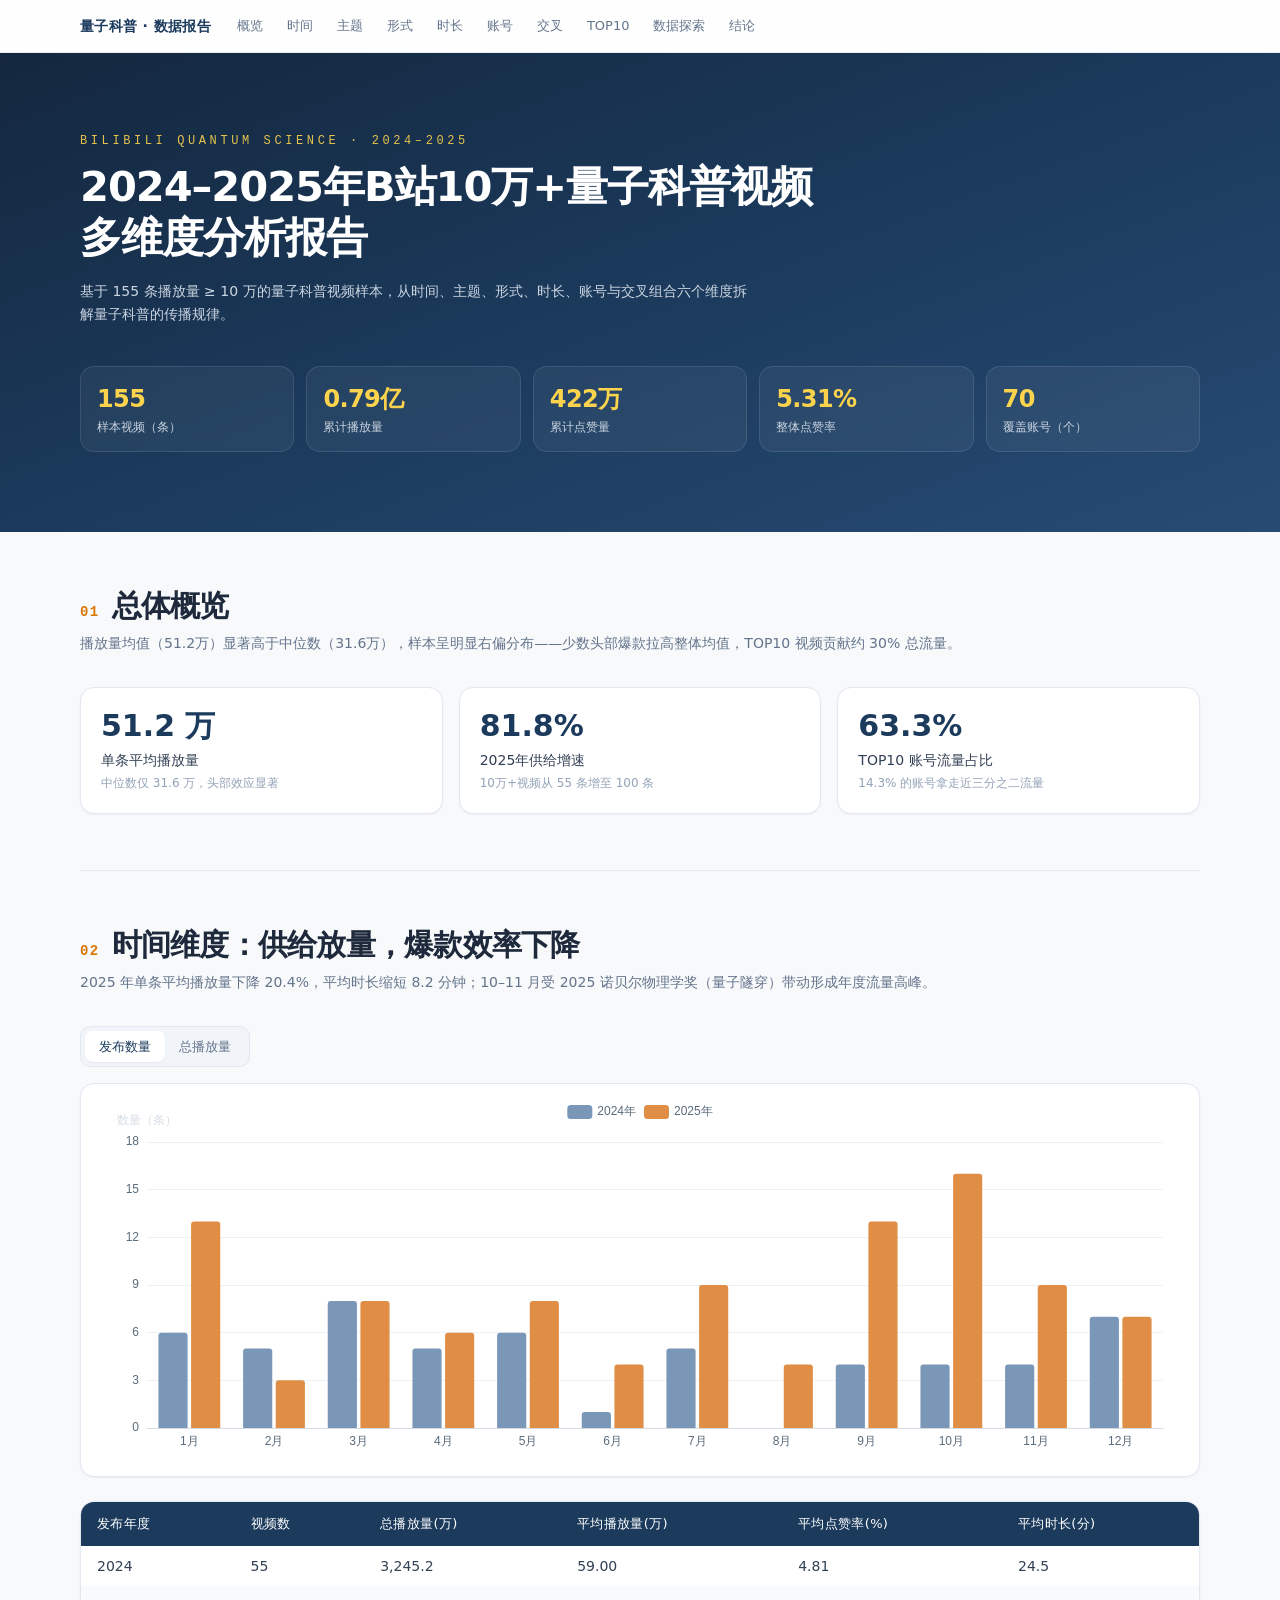
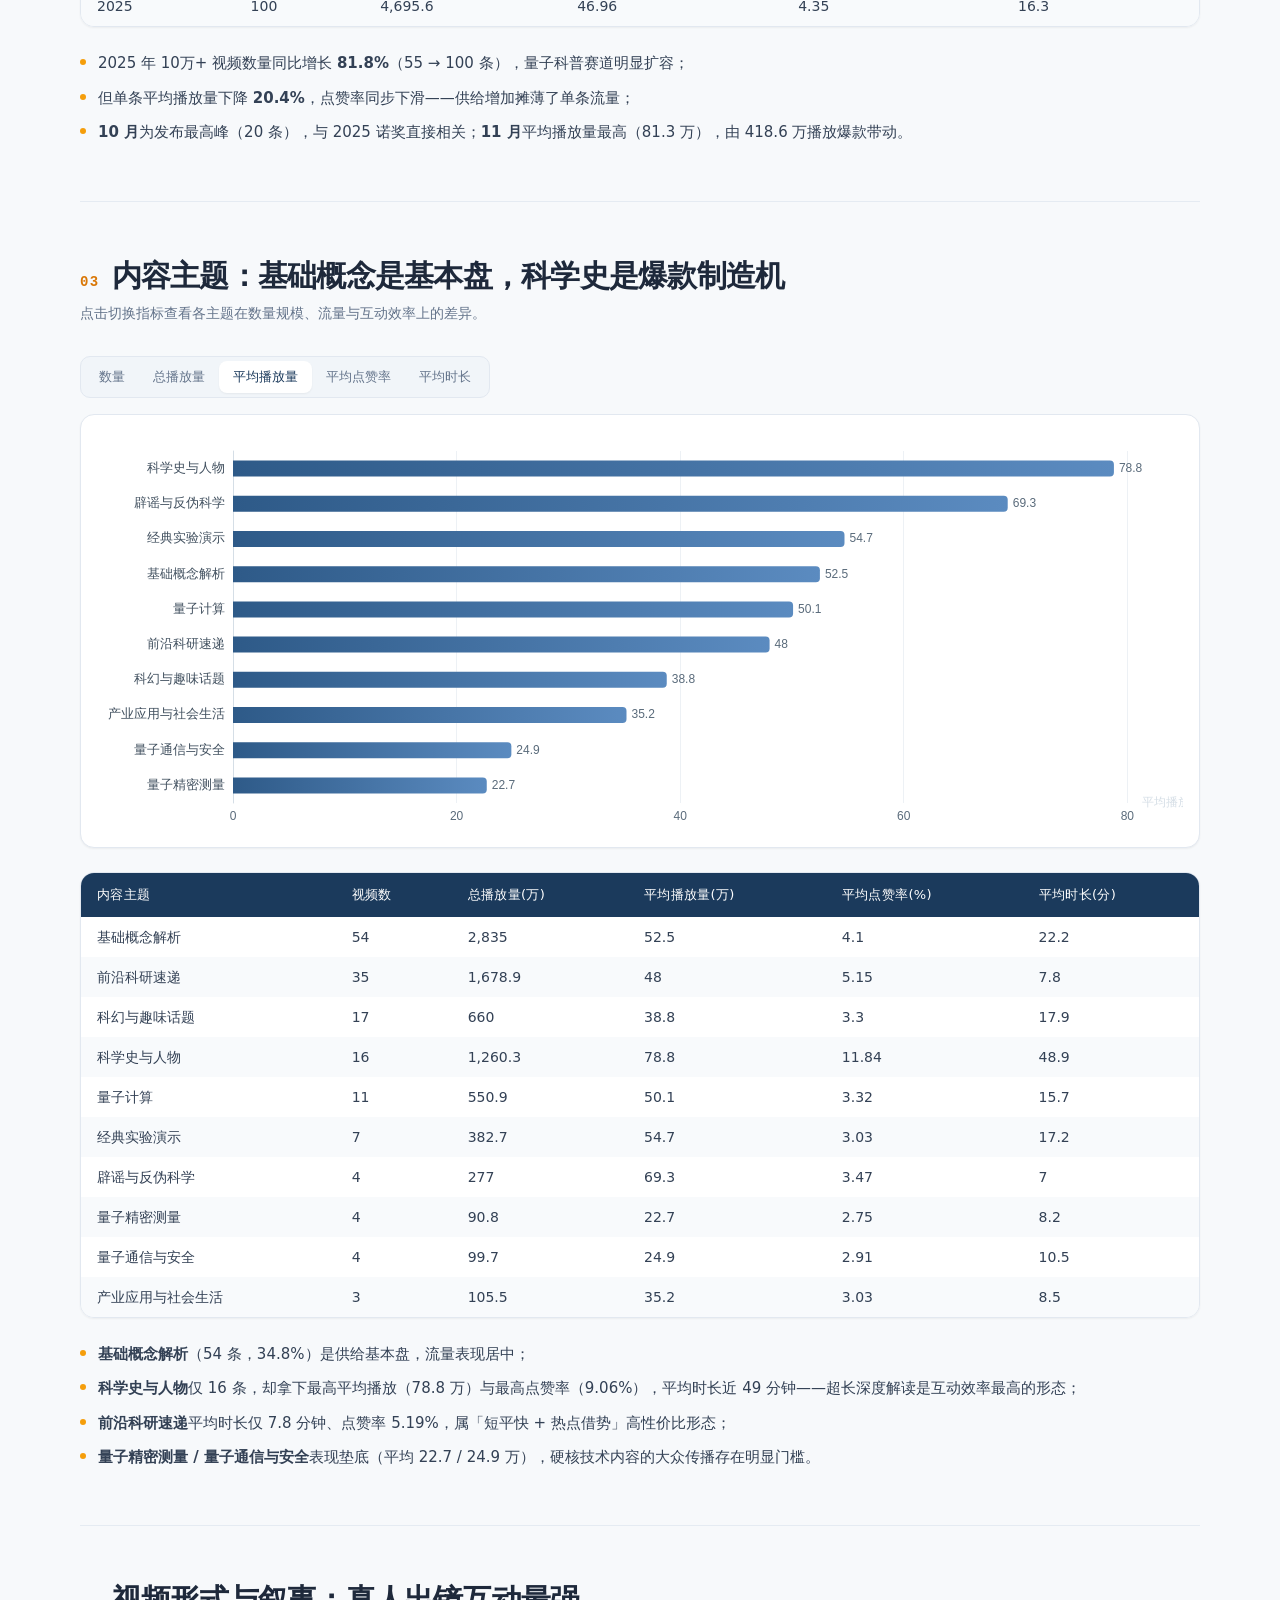
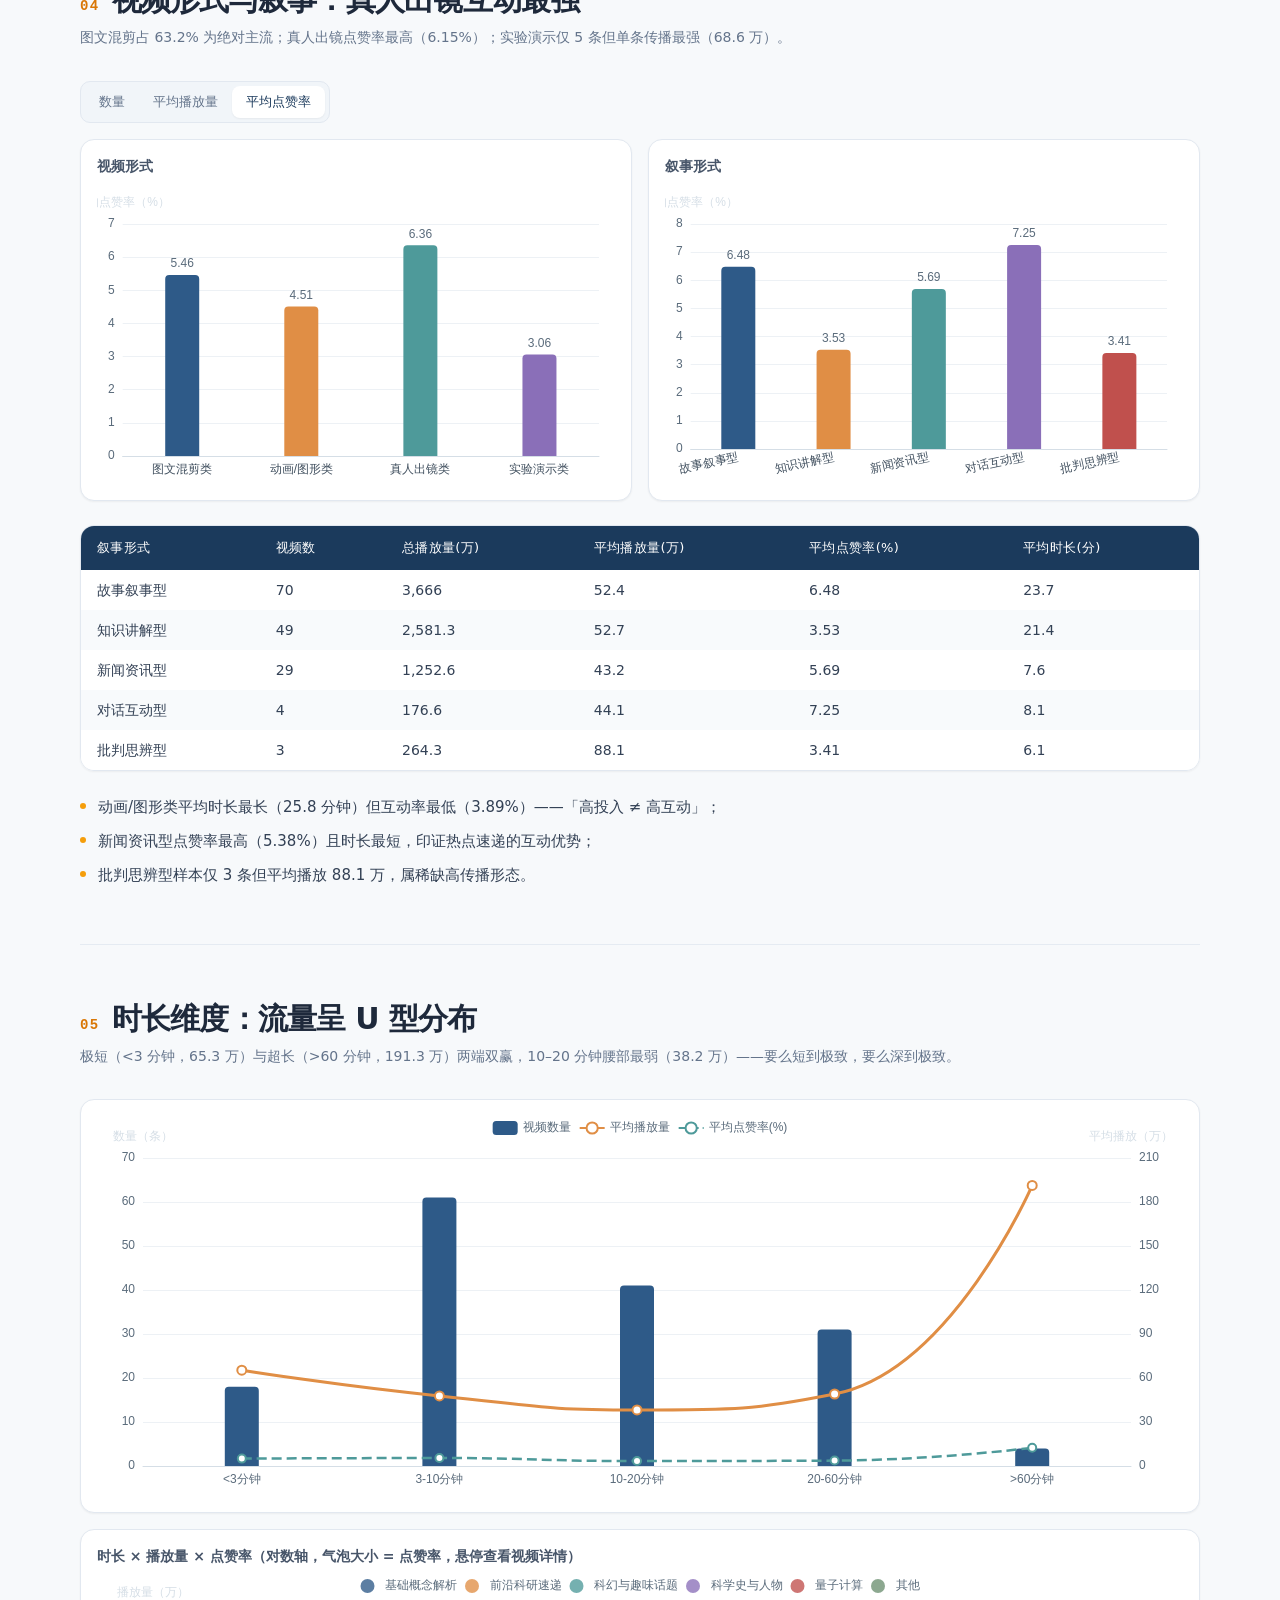
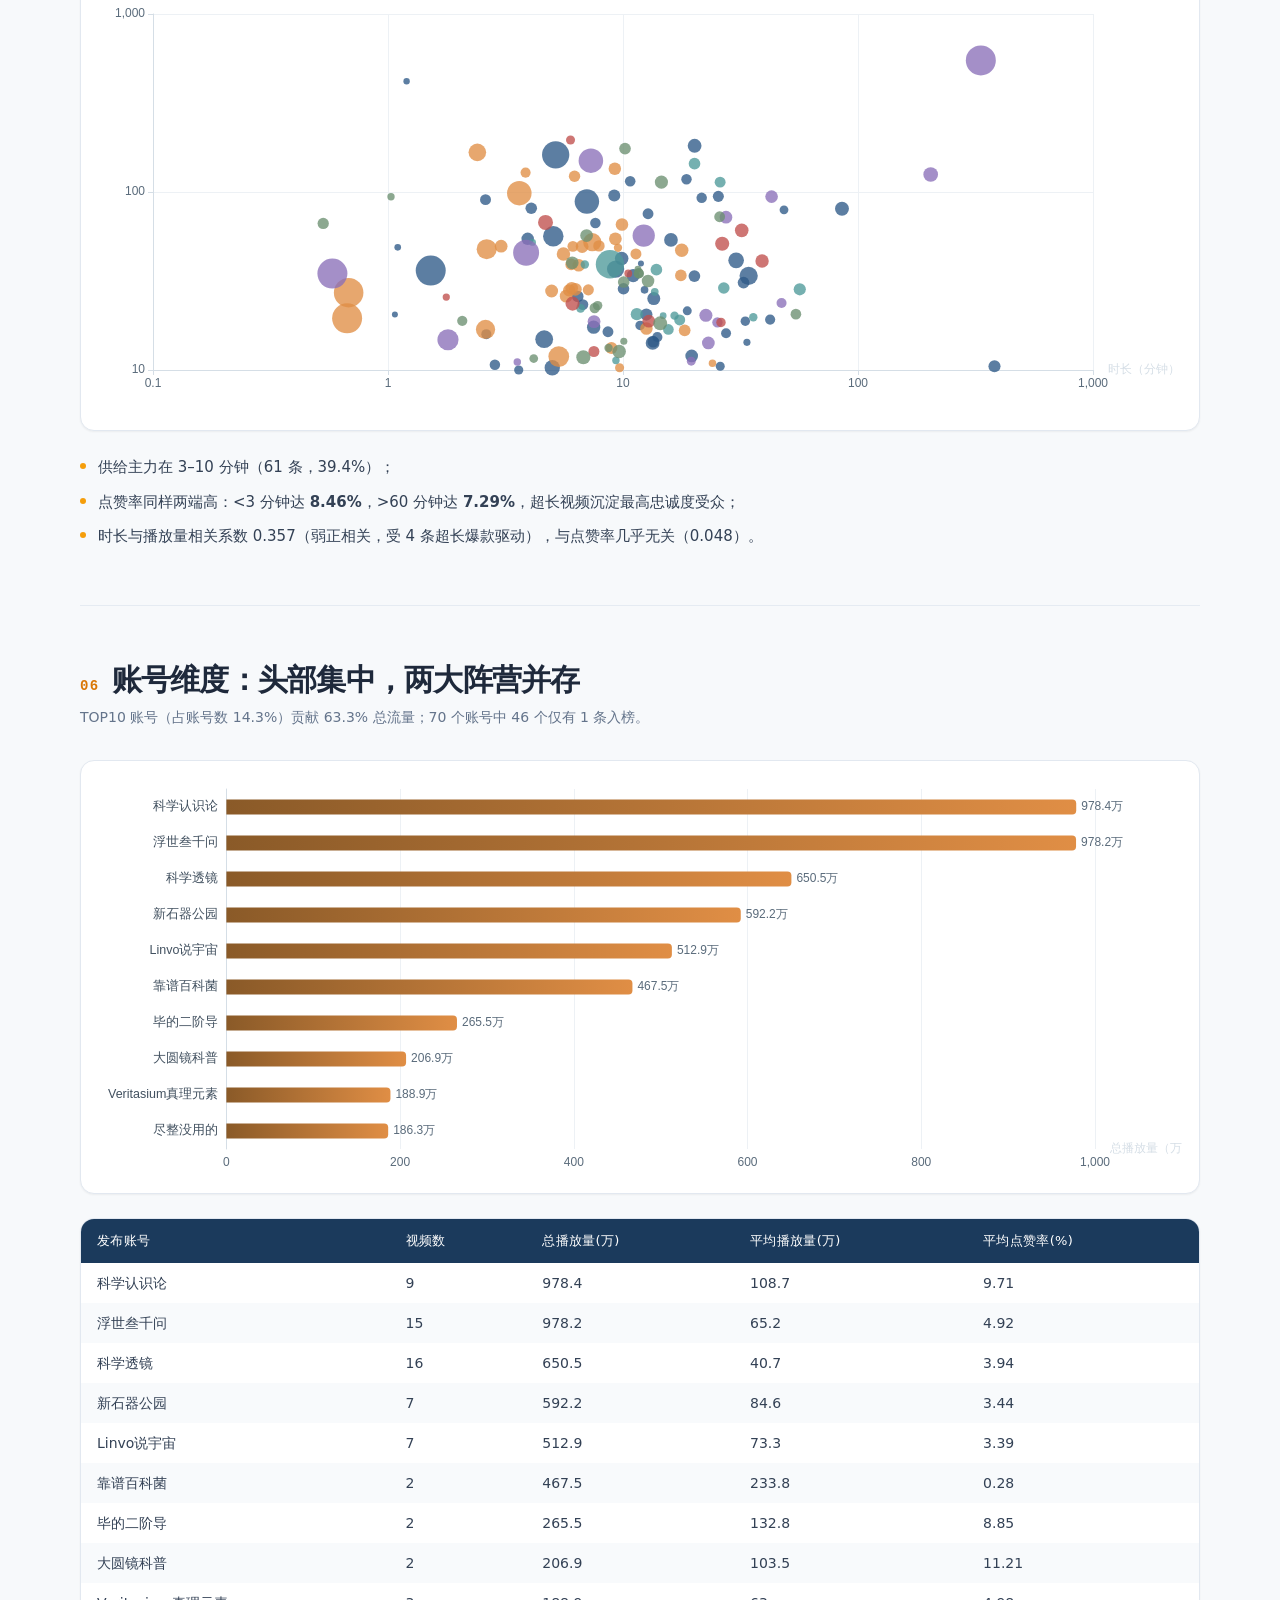
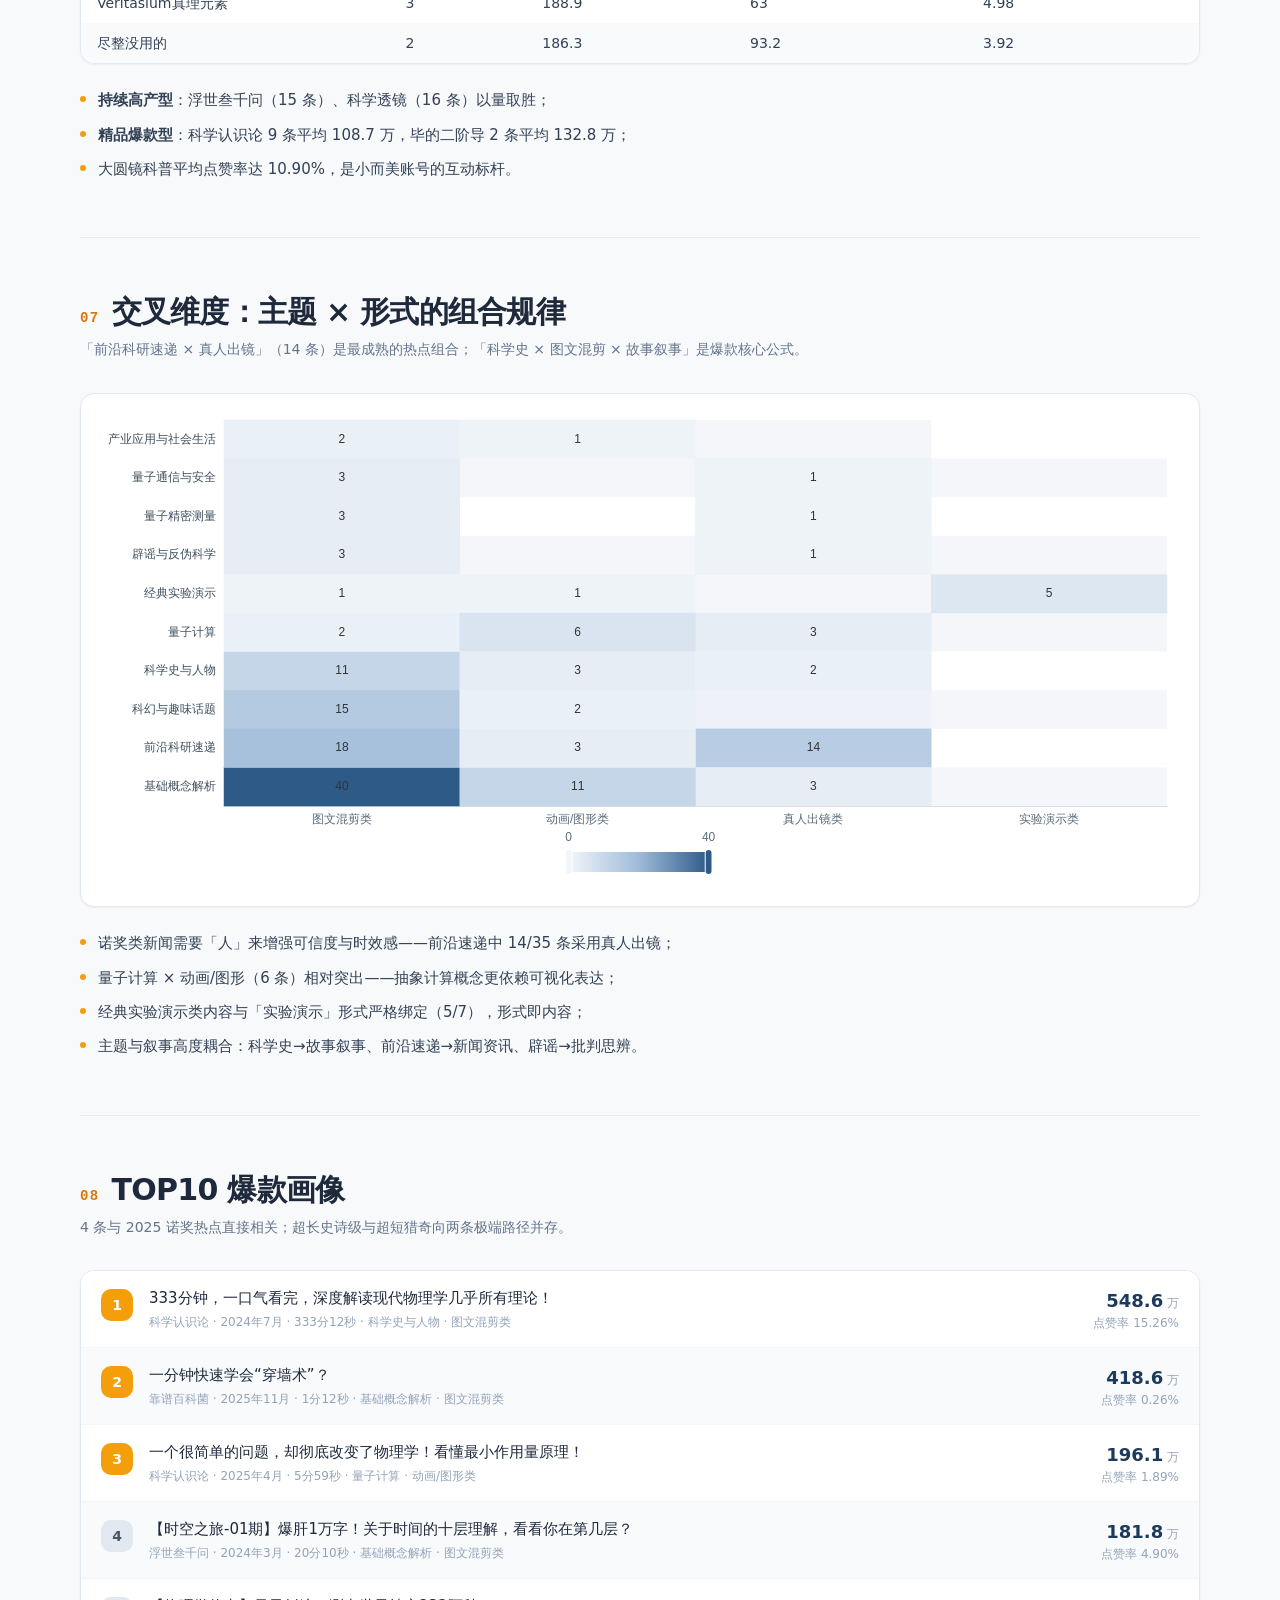
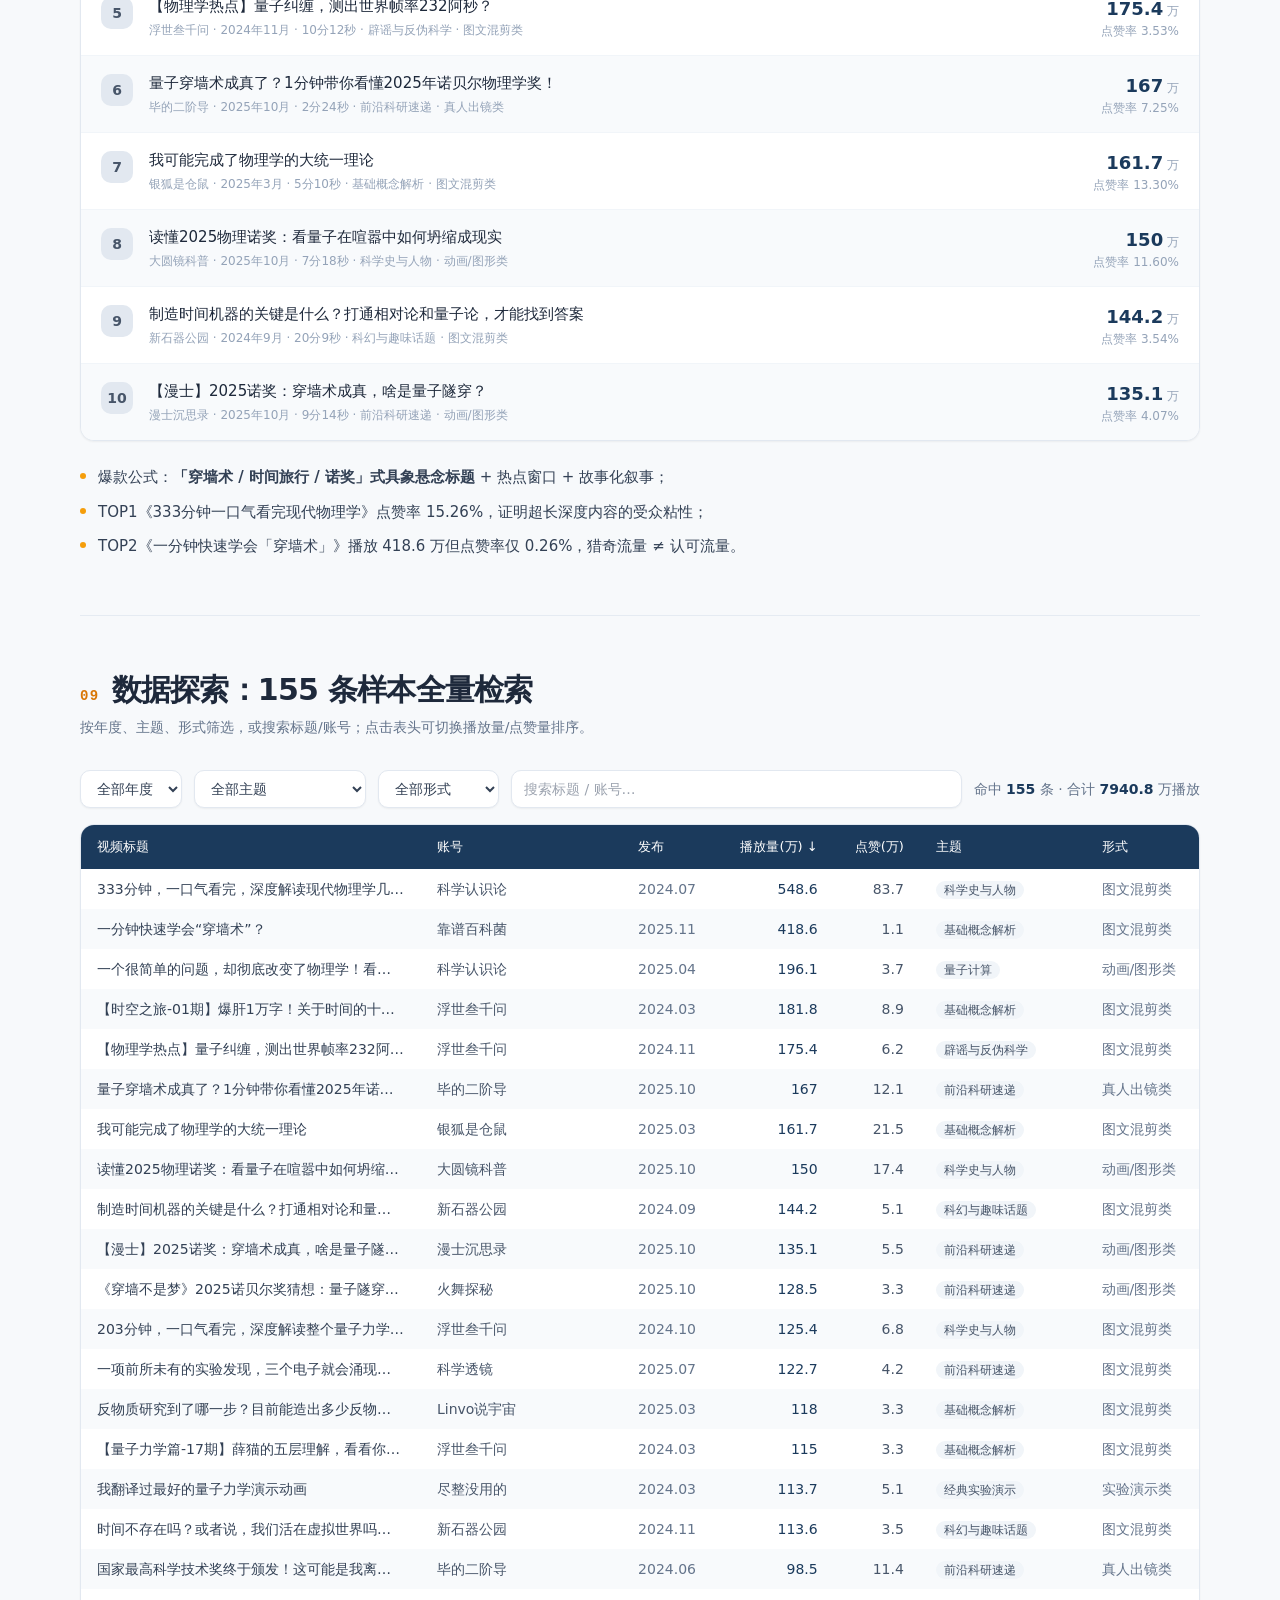
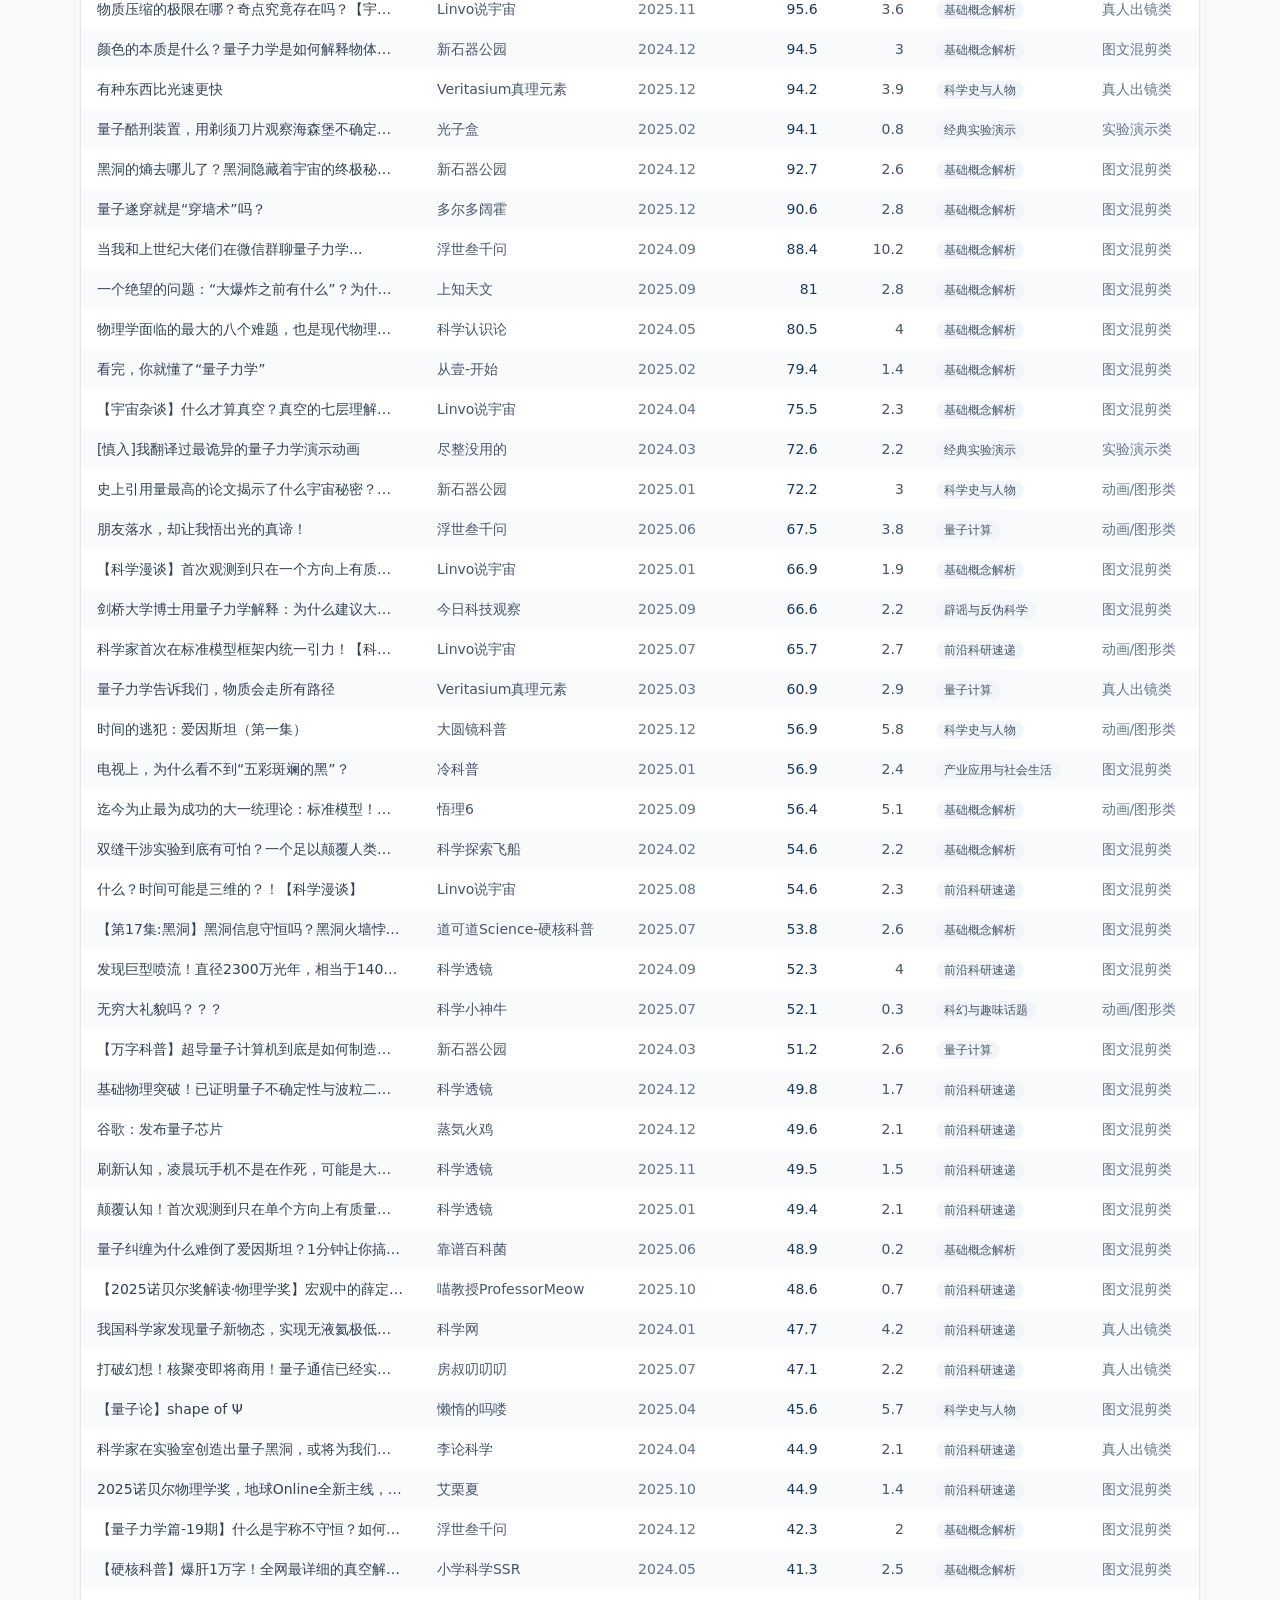
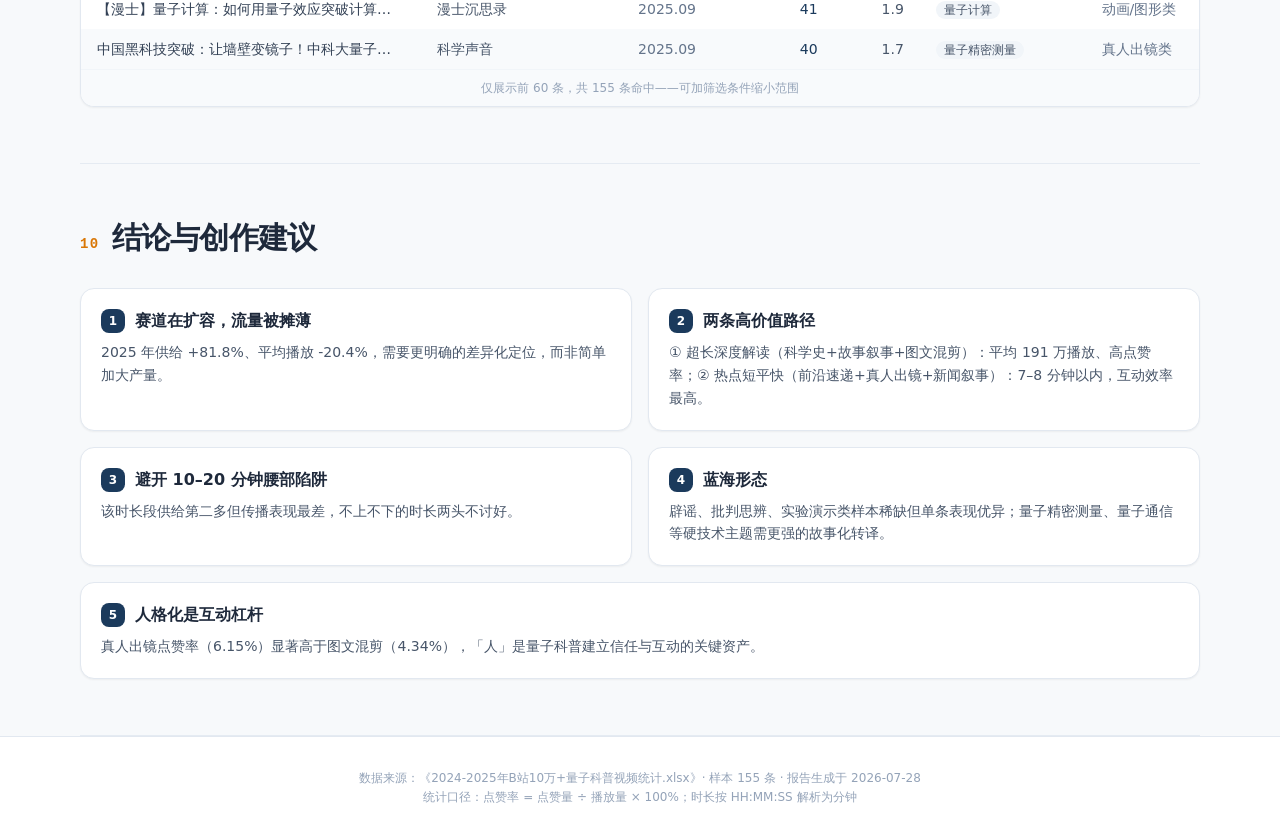
<file: index.html>
<!doctype html>
<html lang="en">
  <head>
    <meta charset="UTF-8" />
    <meta name="viewport" content="width=device-width, initial-scale=1.0" />
    <title>量子科普视频数据报告</title>
    <script type="module" crossorigin src="./assets/index-B31VjNan.js"></script>
    <link rel="stylesheet" crossorigin href="./assets/index-BuFfTnNS.css">
  </head>
  <body>
    <div id="root"></div>
  </body>
</html>
</file>
<file: assets/index-BuFfTnNS.css>
*,:before,:after{--tw-border-spacing-x: 0;--tw-border-spacing-y: 0;--tw-translate-x: 0;--tw-translate-y: 0;--tw-rotate: 0;--tw-skew-x: 0;--tw-skew-y: 0;--tw-scale-x: 1;--tw-scale-y: 1;--tw-pan-x: ;--tw-pan-y: ;--tw-pinch-zoom: ;--tw-scroll-snap-strictness: proximity;--tw-gradient-from-position: ;--tw-gradient-via-position: ;--tw-gradient-to-position: ;--tw-ordinal: ;--tw-slashed-zero: ;--tw-numeric-figure: ;--tw-numeric-spacing: ;--tw-numeric-fraction: ;--tw-ring-inset: ;--tw-ring-offset-width: 0px;--tw-ring-offset-color: #fff;--tw-ring-color: rgb(59 130 246 / .5);--tw-ring-offset-shadow: 0 0 #0000;--tw-ring-shadow: 0 0 #0000;--tw-shadow: 0 0 #0000;--tw-shadow-colored: 0 0 #0000;--tw-blur: ;--tw-brightness: ;--tw-contrast: ;--tw-grayscale: ;--tw-hue-rotate: ;--tw-invert: ;--tw-saturate: ;--tw-sepia: ;--tw-drop-shadow: ;--tw-backdrop-blur: ;--tw-backdrop-brightness: ;--tw-backdrop-contrast: ;--tw-backdrop-grayscale: ;--tw-backdrop-hue-rotate: ;--tw-backdrop-invert: ;--tw-backdrop-opacity: ;--tw-backdrop-saturate: ;--tw-backdrop-sepia: ;--tw-contain-size: ;--tw-contain-layout: ;--tw-contain-paint: ;--tw-contain-style: }::backdrop{--tw-border-spacing-x: 0;--tw-border-spacing-y: 0;--tw-translate-x: 0;--tw-translate-y: 0;--tw-rotate: 0;--tw-skew-x: 0;--tw-skew-y: 0;--tw-scale-x: 1;--tw-scale-y: 1;--tw-pan-x: ;--tw-pan-y: ;--tw-pinch-zoom: ;--tw-scroll-snap-strictness: proximity;--tw-gradient-from-position: ;--tw-gradient-via-position: ;--tw-gradient-to-position: ;--tw-ordinal: ;--tw-slashed-zero: ;--tw-numeric-figure: ;--tw-numeric-spacing: ;--tw-numeric-fraction: ;--tw-ring-inset: ;--tw-ring-offset-width: 0px;--tw-ring-offset-color: #fff;--tw-ring-color: rgb(59 130 246 / .5);--tw-ring-offset-shadow: 0 0 #0000;--tw-ring-shadow: 0 0 #0000;--tw-shadow: 0 0 #0000;--tw-shadow-colored: 0 0 #0000;--tw-blur: ;--tw-brightness: ;--tw-contrast: ;--tw-grayscale: ;--tw-hue-rotate: ;--tw-invert: ;--tw-saturate: ;--tw-sepia: ;--tw-drop-shadow: ;--tw-backdrop-blur: ;--tw-backdrop-brightness: ;--tw-backdrop-contrast: ;--tw-backdrop-grayscale: ;--tw-backdrop-hue-rotate: ;--tw-backdrop-invert: ;--tw-backdrop-opacity: ;--tw-backdrop-saturate: ;--tw-backdrop-sepia: ;--tw-contain-size: ;--tw-contain-layout: ;--tw-contain-paint: ;--tw-contain-style: }*,:before,:after{box-sizing:border-box;border-width:0;border-style:solid;border-color:#e5e7eb}:before,:after{--tw-content: ""}html,:host{line-height:1.5;-webkit-text-size-adjust:100%;-moz-tab-size:4;-o-tab-size:4;tab-size:4;font-family:ui-sans-serif,system-ui,sans-serif,"Apple Color Emoji","Segoe UI Emoji",Segoe UI Symbol,"Noto Color Emoji";font-feature-settings:normal;font-variation-settings:normal;-webkit-tap-highlight-color:transparent}body{margin:0;line-height:inherit}hr{height:0;color:inherit;border-top-width:1px}abbr:where([title]){-webkit-text-decoration:underline dotted;text-decoration:underline dotted}h1,h2,h3,h4,h5,h6{font-size:inherit;font-weight:inherit}a{color:inherit;text-decoration:inherit}b,strong{font-weight:bolder}code,kbd,samp,pre{font-family:ui-monospace,SFMono-Regular,Menlo,Monaco,Consolas,Liberation Mono,Courier New,monospace;font-feature-settings:normal;font-variation-settings:normal;font-size:1em}small{font-size:80%}sub,sup{font-size:75%;line-height:0;position:relative;vertical-align:baseline}sub{bottom:-.25em}sup{top:-.5em}table{text-indent:0;border-color:inherit;border-collapse:collapse}button,input,optgroup,select,textarea{font-family:inherit;font-feature-settings:inherit;font-variation-settings:inherit;font-size:100%;font-weight:inherit;line-height:inherit;letter-spacing:inherit;color:inherit;margin:0;padding:0}button,select{text-transform:none}button,input:where([type=button]),input:where([type=reset]),input:where([type=submit]){-webkit-appearance:button;background-color:transparent;background-image:none}:-moz-focusring{outline:auto}:-moz-ui-invalid{box-shadow:none}progress{vertical-align:baseline}::-webkit-inner-spin-button,::-webkit-outer-spin-button{height:auto}[type=search]{-webkit-appearance:textfield;outline-offset:-2px}::-webkit-search-decoration{-webkit-appearance:none}::-webkit-file-upload-button{-webkit-appearance:button;font:inherit}summary{display:list-item}blockquote,dl,dd,h1,h2,h3,h4,h5,h6,hr,figure,p,pre{margin:0}fieldset{margin:0;padding:0}legend{padding:0}ol,ul,menu{list-style:none;margin:0;padding:0}dialog{padding:0}textarea{resize:vertical}input::-moz-placeholder,textarea::-moz-placeholder{opacity:1;color:#9ca3af}input::placeholder,textarea::placeholder{opacity:1;color:#9ca3af}button,[role=button]{cursor:pointer}:disabled{cursor:default}img,svg,video,canvas,audio,iframe,embed,object{display:block;vertical-align:middle}img,video{max-width:100%;height:auto}[hidden]:where(:not([hidden=until-found])){display:none}:root{--background: 0 0% 100%;--foreground: 240 10% 3.9%;--card: 0 0% 100%;--card-foreground: 240 10% 3.9%;--popover: 0 0% 100%;--popover-foreground: 240 10% 3.9%;--primary: 240 5.9% 10%;--primary-foreground: 0 0% 98%;--secondary: 240 4.8% 95.9%;--secondary-foreground: 240 5.9% 10%;--muted: 240 4.8% 95.9%;--muted-foreground: 240 3.8% 46.1%;--accent: 240 4.8% 95.9%;--accent-foreground: 240 5.9% 10%;--destructive: 0 84.2% 60.2%;--destructive-foreground: 0 0% 98%;--border: 240 5.9% 90%;--input: 240 5.9% 90%;--ring: 240 5.9% 10%;--radius: .625rem;--sidebar-background: 0 0% 98%;--sidebar-foreground: 240 5.3% 26.1%;--sidebar-primary: 240 5.9% 10%;--sidebar-primary-foreground: 0 0% 98%;--sidebar-accent: 240 4.8% 95.9%;--sidebar-accent-foreground: 240 5.9% 10%;--sidebar-border: 220 13% 91%;--sidebar-ring: 217.2 91.2% 59.8%}.dark{--background: 240 10% 3.9%;--foreground: 0 0% 98%;--card: 240 10% 3.9%;--card-foreground: 0 0% 98%;--popover: 240 10% 3.9%;--popover-foreground: 0 0% 98%;--primary: 0 0% 98%;--primary-foreground: 240 5.9% 10%;--secondary: 240 3.7% 15.9%;--secondary-foreground: 0 0% 98%;--muted: 240 3.7% 15.9%;--muted-foreground: 240 5% 64.9%;--accent: 240 3.7% 15.9%;--accent-foreground: 0 0% 98%;--destructive: 0 62.8% 30.6%;--destructive-foreground: 0 0% 98%;--border: 240 3.7% 15.9%;--input: 240 3.7% 15.9%;--ring: 240 4.9% 83.9%;--sidebar-background: 240 5.9% 10%;--sidebar-foreground: 240 4.8% 95.9%;--sidebar-primary: 224.3 76.3% 48%;--sidebar-primary-foreground: 0 0% 100%;--sidebar-accent: 240 3.7% 15.9%;--sidebar-accent-foreground: 240 4.8% 95.9%;--sidebar-border: 240 3.7% 15.9%;--sidebar-ring: 217.2 91.2% 59.8%}*{border-color:hsl(var(--border))}body{background-color:hsl(var(--background));color:hsl(var(--foreground))}.sr-only{position:absolute;width:1px;height:1px;padding:0;margin:-1px;overflow:hidden;clip:rect(0,0,0,0);white-space:nowrap;border-width:0}.pointer-events-none{pointer-events:none}.visible{visibility:visible}.invisible{visibility:hidden}.fixed{position:fixed}.absolute{position:absolute}.relative{position:relative}.sticky{position:sticky}.inset-0{inset:0}.inset-x-0{left:0;right:0}.inset-y-0{top:0;bottom:0}.-bottom-12{bottom:-3rem}.-left-12{left:-3rem}.-right-12{right:-3rem}.-top-12{top:-3rem}.bottom-0{bottom:0}.left-0{left:0}.left-1\/2{left:50%}.left-2{left:.5rem}.left-\[50\%\]{left:50%}.right-0{right:0}.right-1{right:.25rem}.right-2{right:.5rem}.right-3{right:.75rem}.right-4{right:1rem}.top-0{top:0}.top-1\.5{top:.375rem}.top-1\/2{top:50%}.top-3\.5{top:.875rem}.top-4{top:1rem}.top-\[1px\]{top:1px}.top-\[50\%\]{top:50%}.top-\[60\%\]{top:60%}.top-full{top:100%}.isolate{isolation:isolate}.z-10{z-index:10}.z-20{z-index:20}.z-50{z-index:50}.z-\[1\]{z-index:1}.order-first{order:-9999}.order-last{order:9999}.col-start-2{grid-column-start:2}.row-span-2{grid-row:span 2 / span 2}.row-start-1{grid-row-start:1}.\!m-0{margin:0!important}.-mx-1{margin-left:-.25rem;margin-right:-.25rem}.-my-2{margin-top:-.5rem;margin-bottom:-.5rem}.mx-2{margin-left:.5rem;margin-right:.5rem}.mx-3\.5{margin-left:.875rem;margin-right:.875rem}.mx-auto{margin-left:auto;margin-right:auto}.my-0{margin-top:0;margin-bottom:0}.my-0\.5{margin-top:.125rem;margin-bottom:.125rem}.my-1{margin-top:.25rem;margin-bottom:.25rem}.-ml-4{margin-left:-1rem}.-mt-4{margin-top:-1rem}.mb-2{margin-bottom:.5rem}.mb-3{margin-bottom:.75rem}.mb-4{margin-bottom:1rem}.mb-8{margin-bottom:2rem}.ml-1{margin-left:.25rem}.ml-4{margin-left:1rem}.ml-auto{margin-left:auto}.mr-3{margin-right:.75rem}.mt-0\.5{margin-top:.125rem}.mt-1{margin-top:.25rem}.mt-1\.5{margin-top:.375rem}.mt-10{margin-top:2.5rem}.mt-2{margin-top:.5rem}.mt-4{margin-top:1rem}.mt-6{margin-top:1.5rem}.mt-auto{margin-top:auto}.line-clamp-1{overflow:hidden;display:-webkit-box;-webkit-box-orient:vertical;-webkit-line-clamp:1}.line-clamp-2{overflow:hidden;display:-webkit-box;-webkit-box-orient:vertical;-webkit-line-clamp:2}.block{display:block}.flex{display:flex}.inline-flex{display:inline-flex}.table{display:table}.table-caption{display:table-caption}.table-cell{display:table-cell}.table-row{display:table-row}.grid{display:grid}.hidden{display:none}.aspect-square{aspect-ratio:1 / 1}.aspect-video{aspect-ratio:16 / 9}.size-10{width:2.5rem;height:2.5rem}.size-2{width:.5rem;height:.5rem}.size-2\.5{width:.625rem;height:.625rem}.size-3{width:.75rem;height:.75rem}.size-3\.5{width:.875rem;height:.875rem}.size-4{width:1rem;height:1rem}.size-6{width:1.5rem;height:1.5rem}.size-7{width:1.75rem;height:1.75rem}.size-8{width:2rem;height:2rem}.size-9{width:2.25rem;height:2.25rem}.size-auto{width:auto;height:auto}.size-full{width:100%;height:100%}.h-1\.5{height:.375rem}.h-10{height:2.5rem}.h-12{height:3rem}.h-2{height:.5rem}.h-2\.5{height:.625rem}.h-4{height:1rem}.h-5{height:1.25rem}.h-6{height:1.5rem}.h-7{height:1.75rem}.h-8{height:2rem}.h-9{height:2.25rem}.h-\[1\.15rem\]{height:1.15rem}.h-\[calc\(100\%-1px\)\]{height:calc(100% - 1px)}.h-\[var\(--radix-navigation-menu-viewport-height\)\]{height:var(--radix-navigation-menu-viewport-height)}.h-\[var\(--radix-select-trigger-height\)\]{height:var(--radix-select-trigger-height)}.h-auto{height:auto}.h-full{height:100%}.h-px{height:1px}.h-svh{height:100svh}.max-h-\[300px\]{max-height:300px}.min-h-0{min-height:0px}.min-h-16{min-height:4rem}.min-h-4{min-height:1rem}.min-h-screen{min-height:100vh}.min-h-svh{min-height:100svh}.w-0{width:0px}.w-1{width:.25rem}.w-1\.5{width:.375rem}.w-2{width:.5rem}.w-2\.5{width:.625rem}.w-3{width:.75rem}.w-3\/4{width:75%}.w-4{width:1rem}.w-5{width:1.25rem}.w-6{width:1.5rem}.w-64{width:16rem}.w-72{width:18rem}.w-8{width:2rem}.w-9{width:2.25rem}.w-\[100px\]{width:100px}.w-auto{width:auto}.w-fit{width:-moz-fit-content;width:fit-content}.w-full{width:100%}.w-max{width:-moz-max-content;width:max-content}.w-px{width:1px}.min-w-0{min-width:0px}.min-w-10{min-width:2.5rem}.min-w-5{min-width:1.25rem}.min-w-8{min-width:2rem}.min-w-9{min-width:2.25rem}.min-w-\[12rem\]{min-width:12rem}.min-w-\[200px\]{min-width:200px}.min-w-\[560px\]{min-width:560px}.min-w-\[760px\]{min-width:760px}.min-w-\[8rem\]{min-width:8rem}.min-w-\[var\(--radix-select-trigger-width\)\]{min-width:var(--radix-select-trigger-width)}.max-w-2xl{max-width:42rem}.max-w-3xl{max-width:48rem}.max-w-6xl{max-width:72rem}.max-w-\[320px\]{max-width:320px}.max-w-\[calc\(100\%-2rem\)\]{max-width:calc(100% - 2rem)}.max-w-max{max-width:-moz-max-content;max-width:max-content}.max-w-sm{max-width:24rem}.flex-1{flex:1 1 0%}.shrink-0{flex-shrink:0}.grow{flex-grow:1}.grow-0{flex-grow:0}.basis-full{flex-basis:100%}.caption-bottom{caption-side:bottom}.border-collapse{border-collapse:collapse}.-translate-x-1\/2{--tw-translate-x: -50%;transform:translate(var(--tw-translate-x),var(--tw-translate-y)) rotate(var(--tw-rotate)) skew(var(--tw-skew-x)) skewY(var(--tw-skew-y)) scaleX(var(--tw-scale-x)) scaleY(var(--tw-scale-y))}.-translate-x-px{--tw-translate-x: -1px;transform:translate(var(--tw-translate-x),var(--tw-translate-y)) rotate(var(--tw-rotate)) skew(var(--tw-skew-x)) skewY(var(--tw-skew-y)) scaleX(var(--tw-scale-x)) scaleY(var(--tw-scale-y))}.-translate-y-1\/2{--tw-translate-y: -50%;transform:translate(var(--tw-translate-x),var(--tw-translate-y)) rotate(var(--tw-rotate)) skew(var(--tw-skew-x)) skewY(var(--tw-skew-y)) scaleX(var(--tw-scale-x)) scaleY(var(--tw-scale-y))}.translate-x-\[-50\%\]{--tw-translate-x: -50%;transform:translate(var(--tw-translate-x),var(--tw-translate-y)) rotate(var(--tw-rotate)) skew(var(--tw-skew-x)) skewY(var(--tw-skew-y)) scaleX(var(--tw-scale-x)) scaleY(var(--tw-scale-y))}.translate-x-px{--tw-translate-x: 1px;transform:translate(var(--tw-translate-x),var(--tw-translate-y)) rotate(var(--tw-rotate)) skew(var(--tw-skew-x)) skewY(var(--tw-skew-y)) scaleX(var(--tw-scale-x)) scaleY(var(--tw-scale-y))}.translate-y-0\.5{--tw-translate-y: .125rem;transform:translate(var(--tw-translate-x),var(--tw-translate-y)) rotate(var(--tw-rotate)) skew(var(--tw-skew-x)) skewY(var(--tw-skew-y)) scaleX(var(--tw-scale-x)) scaleY(var(--tw-scale-y))}.translate-y-\[-50\%\]{--tw-translate-y: -50%;transform:translate(var(--tw-translate-x),var(--tw-translate-y)) rotate(var(--tw-rotate)) skew(var(--tw-skew-x)) skewY(var(--tw-skew-y)) scaleX(var(--tw-scale-x)) scaleY(var(--tw-scale-y))}.translate-y-\[calc\(-50\%_-_2px\)\]{--tw-translate-y: calc(-50% - 2px) ;transform:translate(var(--tw-translate-x),var(--tw-translate-y)) rotate(var(--tw-rotate)) skew(var(--tw-skew-x)) skewY(var(--tw-skew-y)) scaleX(var(--tw-scale-x)) scaleY(var(--tw-scale-y))}.rotate-45{--tw-rotate: 45deg;transform:translate(var(--tw-translate-x),var(--tw-translate-y)) rotate(var(--tw-rotate)) skew(var(--tw-skew-x)) skewY(var(--tw-skew-y)) scaleX(var(--tw-scale-x)) scaleY(var(--tw-scale-y))}.rotate-90{--tw-rotate: 90deg;transform:translate(var(--tw-translate-x),var(--tw-translate-y)) rotate(var(--tw-rotate)) skew(var(--tw-skew-x)) skewY(var(--tw-skew-y)) scaleX(var(--tw-scale-x)) scaleY(var(--tw-scale-y))}.transform{transform:translate(var(--tw-translate-x),var(--tw-translate-y)) rotate(var(--tw-rotate)) skew(var(--tw-skew-x)) skewY(var(--tw-skew-y)) scaleX(var(--tw-scale-x)) scaleY(var(--tw-scale-y))}@keyframes caret-blink{0%,70%,to{opacity:1}20%,50%{opacity:0}}.animate-caret-blink{animation:caret-blink 1.25s ease-out infinite}@keyframes pulse{50%{opacity:.5}}.animate-pulse{animation:pulse 2s cubic-bezier(.4,0,.6,1) infinite}@keyframes spin{to{transform:rotate(360deg)}}.animate-spin{animation:spin 1s linear infinite}.cursor-default{cursor:default}.cursor-pointer{cursor:pointer}.cursor-text{cursor:text}.touch-none{touch-action:none}.select-none{-webkit-user-select:none;-moz-user-select:none;user-select:none}.resize-none{resize:none}.resize{resize:both}.scroll-my-1{scroll-margin-top:.25rem;scroll-margin-bottom:.25rem}.scroll-mt-20{scroll-margin-top:5rem}.scroll-py-1{scroll-padding-top:.25rem;scroll-padding-bottom:.25rem}.list-disc{list-style-type:disc}.list-none{list-style-type:none}.auto-rows-min{grid-auto-rows:min-content}.grid-cols-2{grid-template-columns:repeat(2,minmax(0,1fr))}.grid-cols-\[0_1fr\]{grid-template-columns:0 1fr}.grid-rows-\[auto_auto\]{grid-template-rows:auto auto}.flex-row{flex-direction:row}.flex-col{flex-direction:column}.flex-col-reverse{flex-direction:column-reverse}.flex-wrap{flex-wrap:wrap}.place-content-center{place-content:center}.items-start{align-items:flex-start}.items-end{align-items:flex-end}.items-center{align-items:center}.items-baseline{align-items:baseline}.items-stretch{align-items:stretch}.justify-start{justify-content:flex-start}.justify-center{justify-content:center}.justify-between{justify-content:space-between}.justify-items-start{justify-items:start}.gap-0\.5{gap:.125rem}.gap-1{gap:.25rem}.gap-1\.5{gap:.375rem}.gap-2{gap:.5rem}.gap-2\.5{gap:.625rem}.gap-3{gap:.75rem}.gap-4{gap:1rem}.gap-6{gap:1.5rem}.gap-7{gap:1.75rem}.gap-\[--spacing\(var\(--gap\)\)\]{gap:var(--spacing(var(--gap)))}.gap-y-0\.5{row-gap:.125rem}.space-y-2\.5>:not([hidden])~:not([hidden]){--tw-space-y-reverse: 0;margin-top:calc(.625rem * calc(1 - var(--tw-space-y-reverse)));margin-bottom:calc(.625rem * var(--tw-space-y-reverse))}.self-start{align-self:flex-start}.self-center{align-self:center}.self-stretch{align-self:stretch}.justify-self-end{justify-self:end}.overflow-auto{overflow:auto}.overflow-hidden{overflow:hidden}.overflow-x-auto{overflow-x:auto}.overflow-y-auto{overflow-y:auto}.overflow-x-hidden{overflow-x:hidden}.truncate{overflow:hidden;text-overflow:ellipsis;white-space:nowrap}.whitespace-nowrap{white-space:nowrap}.text-balance{text-wrap:balance}.break-words{overflow-wrap:break-word}.rounded-\[2px\]{border-radius:2px}.rounded-\[4px\]{border-radius:4px}.rounded-\[calc\(var\(--radius\)-5px\)\]{border-radius:calc(var(--radius) - 5px)}.rounded-\[inherit\]{border-radius:inherit}.rounded-full{border-radius:9999px}.rounded-lg{border-radius:var(--radius)}.rounded-md{border-radius:calc(var(--radius) - 2px)}.rounded-none{border-radius:0}.rounded-sm{border-radius:calc(var(--radius) - 4px)}.rounded-xl{border-radius:calc(var(--radius) + 4px)}.rounded-xs{border-radius:calc(var(--radius) - 6px)}.rounded-l-md{border-top-left-radius:calc(var(--radius) - 2px);border-bottom-left-radius:calc(var(--radius) - 2px)}.rounded-r-md{border-top-right-radius:calc(var(--radius) - 2px);border-bottom-right-radius:calc(var(--radius) - 2px)}.rounded-tl-sm{border-top-left-radius:calc(var(--radius) - 4px)}.border{border-width:1px}.border-0{border-width:0px}.border-\[1\.5px\]{border-width:1.5px}.border-y{border-top-width:1px;border-bottom-width:1px}.border-b{border-bottom-width:1px}.border-l{border-left-width:1px}.border-r{border-right-width:1px}.border-t{border-top-width:1px}.border-dashed{border-style:dashed}.border-border{border-color:hsl(var(--border))}.border-border\/50{border-color:hsl(var(--border) / .5)}.border-input{border-color:hsl(var(--input))}.border-primary{border-color:hsl(var(--primary))}.border-sidebar-border{border-color:hsl(var(--sidebar-border))}.border-slate-100{--tw-border-opacity: 1;border-color:rgb(241 245 249 / var(--tw-border-opacity, 1))}.border-slate-200{--tw-border-opacity: 1;border-color:rgb(226 232 240 / var(--tw-border-opacity, 1))}.border-slate-200\/70{border-color:#e2e8f0b3}.border-slate-200\/80{border-color:#e2e8f0cc}.border-transparent{border-color:transparent}.border-white\/10{border-color:#ffffff1a}.border-l-transparent{border-left-color:transparent}.border-t-transparent{border-top-color:transparent}.bg-\[\#1B3A5C\]{--tw-bg-opacity: 1;background-color:rgb(27 58 92 / var(--tw-bg-opacity, 1))}.bg-\[\#F7F9FB\]{--tw-bg-opacity: 1;background-color:rgb(247 249 251 / var(--tw-bg-opacity, 1))}.bg-accent{background-color:hsl(var(--accent))}.bg-amber-500{--tw-bg-opacity: 1;background-color:rgb(245 158 11 / var(--tw-bg-opacity, 1))}.bg-background{background-color:hsl(var(--background))}.bg-black\/50{background-color:#00000080}.bg-border{background-color:hsl(var(--border))}.bg-card{background-color:hsl(var(--card))}.bg-destructive{--tw-bg-opacity: 1;background-color:hsl(var(--destructive) / var(--tw-bg-opacity, 1))}.bg-foreground{background-color:hsl(var(--foreground))}.bg-input{background-color:hsl(var(--input))}.bg-muted{background-color:hsl(var(--muted))}.bg-muted\/50{background-color:hsl(var(--muted) / .5)}.bg-popover{background-color:hsl(var(--popover))}.bg-primary{background-color:hsl(var(--primary))}.bg-primary\/20{background-color:hsl(var(--primary) / .2)}.bg-secondary{background-color:hsl(var(--secondary))}.bg-sidebar{background-color:hsl(var(--sidebar-background))}.bg-sidebar-border{background-color:hsl(var(--sidebar-border))}.bg-slate-100{--tw-bg-opacity: 1;background-color:rgb(241 245 249 / var(--tw-bg-opacity, 1))}.bg-slate-200{--tw-bg-opacity: 1;background-color:rgb(226 232 240 / var(--tw-bg-opacity, 1))}.bg-slate-50{--tw-bg-opacity: 1;background-color:rgb(248 250 252 / var(--tw-bg-opacity, 1))}.bg-transparent{background-color:transparent}.bg-white{--tw-bg-opacity: 1;background-color:rgb(255 255 255 / var(--tw-bg-opacity, 1))}.bg-white\/5{background-color:#ffffff0d}.bg-white\/85{background-color:#ffffffd9}.bg-gradient-to-br{background-image:linear-gradient(to bottom right,var(--tw-gradient-stops))}.from-\[\#14273E\]{--tw-gradient-from: #14273E var(--tw-gradient-from-position);--tw-gradient-to: rgb(20 39 62 / 0) var(--tw-gradient-to-position);--tw-gradient-stops: var(--tw-gradient-from), var(--tw-gradient-to)}.via-\[\#1B3A5C\]{--tw-gradient-to: rgb(27 58 92 / 0) var(--tw-gradient-to-position);--tw-gradient-stops: var(--tw-gradient-from), #1B3A5C var(--tw-gradient-via-position), var(--tw-gradient-to)}.to-\[\#274B73\]{--tw-gradient-to: #274B73 var(--tw-gradient-to-position)}.fill-current{fill:currentColor}.fill-foreground{fill:hsl(var(--foreground))}.fill-primary{fill:hsl(var(--primary))}.p-0{padding:0}.p-1{padding:.25rem}.p-2{padding:.5rem}.p-3{padding:.75rem}.p-4{padding:1rem}.p-5{padding:1.25rem}.p-6{padding:1.5rem}.p-\[3px\]{padding:3px}.p-px{padding:1px}.px-1{padding-left:.25rem;padding-right:.25rem}.px-1\.5{padding-left:.375rem;padding-right:.375rem}.px-2{padding-left:.5rem;padding-right:.5rem}.px-2\.5{padding-left:.625rem;padding-right:.625rem}.px-3{padding-left:.75rem;padding-right:.75rem}.px-3\.5{padding-left:.875rem;padding-right:.875rem}.px-4{padding-left:1rem;padding-right:1rem}.px-5{padding-left:1.25rem;padding-right:1.25rem}.px-6{padding-left:1.5rem;padding-right:1.5rem}.py-0\.5{padding-top:.125rem;padding-bottom:.125rem}.py-1{padding-top:.25rem;padding-bottom:.25rem}.py-1\.5{padding-top:.375rem;padding-bottom:.375rem}.py-14{padding-top:3.5rem;padding-bottom:3.5rem}.py-16{padding-top:4rem;padding-bottom:4rem}.py-2{padding-top:.5rem;padding-bottom:.5rem}.py-2\.5{padding-top:.625rem;padding-bottom:.625rem}.py-3{padding-top:.75rem;padding-bottom:.75rem}.py-4{padding-top:1rem;padding-bottom:1rem}.py-6{padding-top:1.5rem;padding-bottom:1.5rem}.py-8{padding-top:2rem;padding-bottom:2rem}.pb-3{padding-bottom:.75rem}.pb-4{padding-bottom:1rem}.pl-2{padding-left:.5rem}.pl-3{padding-left:.75rem}.pl-4{padding-left:1rem}.pl-8{padding-left:2rem}.pr-1{padding-right:.25rem}.pr-2{padding-right:.5rem}.pr-2\.5{padding-right:.625rem}.pr-3{padding-right:.75rem}.pr-8{padding-right:2rem}.pt-0{padding-top:0}.pt-3{padding-top:.75rem}.pt-4{padding-top:1rem}.text-left{text-align:left}.text-center{text-align:center}.text-right{text-align:right}.align-middle{vertical-align:middle}.font-mono{font-family:ui-monospace,SFMono-Regular,Menlo,Monaco,Consolas,Liberation Mono,Courier New,monospace}.font-sans{font-family:ui-sans-serif,system-ui,sans-serif,"Apple Color Emoji","Segoe UI Emoji",Segoe UI Symbol,"Noto Color Emoji"}.text-2xl{font-size:1.5rem;line-height:2rem}.text-3xl{font-size:1.875rem;line-height:2.25rem}.text-\[0\.8rem\]{font-size:.8rem}.text-\[13px\]{font-size:13px}.text-\[15px\]{font-size:15px}.text-base{font-size:1rem;line-height:1.5rem}.text-lg{font-size:1.125rem;line-height:1.75rem}.text-sm{font-size:.875rem;line-height:1.25rem}.text-sm\/relaxed{font-size:.875rem;line-height:1.625}.text-xs{font-size:.75rem;line-height:1rem}.font-bold{font-weight:700}.font-medium{font-weight:500}.font-normal{font-weight:400}.font-semibold{font-weight:600}.tabular-nums{--tw-numeric-spacing: tabular-nums;font-variant-numeric:var(--tw-ordinal) var(--tw-slashed-zero) var(--tw-numeric-figure) var(--tw-numeric-spacing) var(--tw-numeric-fraction)}.leading-none{line-height:1}.leading-normal{line-height:1.5}.leading-relaxed{line-height:1.625}.leading-snug{line-height:1.375}.tracking-\[0\.3em\]{letter-spacing:.3em}.tracking-tight{letter-spacing:-.025em}.tracking-wide{letter-spacing:.025em}.tracking-widest{letter-spacing:.1em}.text-\[\#1B3A5C\]{--tw-text-opacity: 1;color:rgb(27 58 92 / var(--tw-text-opacity, 1))}.text-accent-foreground{color:hsl(var(--accent-foreground))}.text-amber-300{--tw-text-opacity: 1;color:rgb(252 211 77 / var(--tw-text-opacity, 1))}.text-amber-300\/90{color:#fcd34de6}.text-amber-600{--tw-text-opacity: 1;color:rgb(217 119 6 / var(--tw-text-opacity, 1))}.text-background{color:hsl(var(--background))}.text-card-foreground{color:hsl(var(--card-foreground))}.text-current{color:currentColor}.text-destructive{--tw-text-opacity: 1;color:hsl(var(--destructive) / var(--tw-text-opacity, 1))}.text-foreground{color:hsl(var(--foreground))}.text-muted-foreground{color:hsl(var(--muted-foreground))}.text-popover-foreground{color:hsl(var(--popover-foreground))}.text-primary{color:hsl(var(--primary))}.text-primary-foreground{color:hsl(var(--primary-foreground))}.text-secondary-foreground{color:hsl(var(--secondary-foreground))}.text-sidebar-foreground{color:hsl(var(--sidebar-foreground))}.text-sidebar-foreground\/70{color:hsl(var(--sidebar-foreground) / .7)}.text-slate-300{--tw-text-opacity: 1;color:rgb(203 213 225 / var(--tw-text-opacity, 1))}.text-slate-400{--tw-text-opacity: 1;color:rgb(148 163 184 / var(--tw-text-opacity, 1))}.text-slate-500{--tw-text-opacity: 1;color:rgb(100 116 139 / var(--tw-text-opacity, 1))}.text-slate-600{--tw-text-opacity: 1;color:rgb(71 85 105 / var(--tw-text-opacity, 1))}.text-slate-700{--tw-text-opacity: 1;color:rgb(51 65 85 / var(--tw-text-opacity, 1))}.text-slate-800{--tw-text-opacity: 1;color:rgb(30 41 59 / var(--tw-text-opacity, 1))}.text-white{--tw-text-opacity: 1;color:rgb(255 255 255 / var(--tw-text-opacity, 1))}.underline-offset-4{text-underline-offset:4px}.antialiased{-webkit-font-smoothing:antialiased;-moz-osx-font-smoothing:grayscale}.opacity-0{opacity:0}.opacity-50{opacity:.5}.opacity-70{opacity:.7}.shadow{--tw-shadow: 0 1px 3px 0 rgb(0 0 0 / .1), 0 1px 2px -1px rgb(0 0 0 / .1);--tw-shadow-colored: 0 1px 3px 0 var(--tw-shadow-color), 0 1px 2px -1px var(--tw-shadow-color);box-shadow:var(--tw-ring-offset-shadow, 0 0 #0000),var(--tw-ring-shadow, 0 0 #0000),var(--tw-shadow)}.shadow-\[0_0_0_1px_hsl\(var\(--sidebar-border\)\)\]{--tw-shadow: 0 0 0 1px hsl(var(--sidebar-border));--tw-shadow-colored: 0 0 0 1px var(--tw-shadow-color);box-shadow:var(--tw-ring-offset-shadow, 0 0 #0000),var(--tw-ring-shadow, 0 0 #0000),var(--tw-shadow)}.shadow-lg{--tw-shadow: 0 10px 15px -3px rgb(0 0 0 / .1), 0 4px 6px -4px rgb(0 0 0 / .1);--tw-shadow-colored: 0 10px 15px -3px var(--tw-shadow-color), 0 4px 6px -4px var(--tw-shadow-color);box-shadow:var(--tw-ring-offset-shadow, 0 0 #0000),var(--tw-ring-shadow, 0 0 #0000),var(--tw-shadow)}.shadow-md{--tw-shadow: 0 4px 6px -1px rgb(0 0 0 / .1), 0 2px 4px -2px rgb(0 0 0 / .1);--tw-shadow-colored: 0 4px 6px -1px var(--tw-shadow-color), 0 2px 4px -2px var(--tw-shadow-color);box-shadow:var(--tw-ring-offset-shadow, 0 0 #0000),var(--tw-ring-shadow, 0 0 #0000),var(--tw-shadow)}.shadow-none{--tw-shadow: 0 0 #0000;--tw-shadow-colored: 0 0 #0000;box-shadow:var(--tw-ring-offset-shadow, 0 0 #0000),var(--tw-ring-shadow, 0 0 #0000),var(--tw-shadow)}.shadow-sm{--tw-shadow: 0 1px 2px 0 rgb(0 0 0 / .05);--tw-shadow-colored: 0 1px 2px 0 var(--tw-shadow-color);box-shadow:var(--tw-ring-offset-shadow, 0 0 #0000),var(--tw-ring-shadow, 0 0 #0000),var(--tw-shadow)}.shadow-xl{--tw-shadow: 0 20px 25px -5px rgb(0 0 0 / .1), 0 8px 10px -6px rgb(0 0 0 / .1);--tw-shadow-colored: 0 20px 25px -5px var(--tw-shadow-color), 0 8px 10px -6px var(--tw-shadow-color);box-shadow:var(--tw-ring-offset-shadow, 0 0 #0000),var(--tw-ring-shadow, 0 0 #0000),var(--tw-shadow)}.shadow-xs{--tw-shadow: 0 1px 2px 0 rgb(0 0 0 / .05);--tw-shadow-colored: 0 1px 2px 0 var(--tw-shadow-color);box-shadow:var(--tw-ring-offset-shadow, 0 0 #0000),var(--tw-ring-shadow, 0 0 #0000),var(--tw-shadow)}.outline-none{outline:2px solid transparent;outline-offset:2px}.outline{outline-style:solid}.ring-0{--tw-ring-offset-shadow: var(--tw-ring-inset) 0 0 0 var(--tw-ring-offset-width) var(--tw-ring-offset-color);--tw-ring-shadow: var(--tw-ring-inset) 0 0 0 calc(0px + var(--tw-ring-offset-width)) var(--tw-ring-color);box-shadow:var(--tw-ring-offset-shadow),var(--tw-ring-shadow),var(--tw-shadow, 0 0 #0000)}.ring-ring\/50{--tw-ring-color: hsl(var(--ring) / .5)}.ring-sidebar-ring{--tw-ring-color: hsl(var(--sidebar-ring))}.ring-offset-background{--tw-ring-offset-color: hsl(var(--background))}.filter{filter:var(--tw-blur) var(--tw-brightness) var(--tw-contrast) var(--tw-grayscale) var(--tw-hue-rotate) var(--tw-invert) var(--tw-saturate) var(--tw-sepia) var(--tw-drop-shadow)}.backdrop-blur-md{--tw-backdrop-blur: blur(12px);-webkit-backdrop-filter:var(--tw-backdrop-blur) var(--tw-backdrop-brightness) var(--tw-backdrop-contrast) var(--tw-backdrop-grayscale) var(--tw-backdrop-hue-rotate) var(--tw-backdrop-invert) var(--tw-backdrop-opacity) var(--tw-backdrop-saturate) var(--tw-backdrop-sepia);backdrop-filter:var(--tw-backdrop-blur) var(--tw-backdrop-brightness) var(--tw-backdrop-contrast) var(--tw-backdrop-grayscale) var(--tw-backdrop-hue-rotate) var(--tw-backdrop-invert) var(--tw-backdrop-opacity) var(--tw-backdrop-saturate) var(--tw-backdrop-sepia)}.backdrop-blur-sm{--tw-backdrop-blur: blur(4px);-webkit-backdrop-filter:var(--tw-backdrop-blur) var(--tw-backdrop-brightness) var(--tw-backdrop-contrast) var(--tw-backdrop-grayscale) var(--tw-backdrop-hue-rotate) var(--tw-backdrop-invert) var(--tw-backdrop-opacity) var(--tw-backdrop-saturate) var(--tw-backdrop-sepia);backdrop-filter:var(--tw-backdrop-blur) var(--tw-backdrop-brightness) var(--tw-backdrop-contrast) var(--tw-backdrop-grayscale) var(--tw-backdrop-hue-rotate) var(--tw-backdrop-invert) var(--tw-backdrop-opacity) var(--tw-backdrop-saturate) var(--tw-backdrop-sepia)}.transition{transition-property:color,background-color,border-color,text-decoration-color,fill,stroke,opacity,box-shadow,transform,filter,backdrop-filter;transition-timing-function:cubic-bezier(.4,0,.2,1);transition-duration:.15s}.transition-\[color\,box-shadow\]{transition-property:color,box-shadow;transition-timing-function:cubic-bezier(.4,0,.2,1);transition-duration:.15s}.transition-\[left\,right\,width\]{transition-property:left,right,width;transition-timing-function:cubic-bezier(.4,0,.2,1);transition-duration:.15s}.transition-\[margin\,opacity\]{transition-property:margin,opacity;transition-timing-function:cubic-bezier(.4,0,.2,1);transition-duration:.15s}.transition-\[width\,height\,padding\]{transition-property:width,height,padding;transition-timing-function:cubic-bezier(.4,0,.2,1);transition-duration:.15s}.transition-\[width\]{transition-property:width;transition-timing-function:cubic-bezier(.4,0,.2,1);transition-duration:.15s}.transition-all{transition-property:all;transition-timing-function:cubic-bezier(.4,0,.2,1);transition-duration:.15s}.transition-colors{transition-property:color,background-color,border-color,text-decoration-color,fill,stroke;transition-timing-function:cubic-bezier(.4,0,.2,1);transition-duration:.15s}.transition-none{transition-property:none}.transition-opacity{transition-property:opacity;transition-timing-function:cubic-bezier(.4,0,.2,1);transition-duration:.15s}.transition-shadow{transition-property:box-shadow;transition-timing-function:cubic-bezier(.4,0,.2,1);transition-duration:.15s}.transition-transform{transition-property:transform;transition-timing-function:cubic-bezier(.4,0,.2,1);transition-duration:.15s}.duration-100{transition-duration:.1s}.duration-1000{transition-duration:1s}.duration-200{transition-duration:.2s}.duration-300{transition-duration:.3s}.ease-in-out{transition-timing-function:cubic-bezier(.4,0,.2,1)}.ease-linear{transition-timing-function:linear}@keyframes enter{0%{opacity:var(--tw-enter-opacity, 1);transform:translate3d(var(--tw-enter-translate-x, 0),var(--tw-enter-translate-y, 0),0) scale3d(var(--tw-enter-scale, 1),var(--tw-enter-scale, 1),var(--tw-enter-scale, 1)) rotate(var(--tw-enter-rotate, 0))}}@keyframes exit{to{opacity:var(--tw-exit-opacity, 1);transform:translate3d(var(--tw-exit-translate-x, 0),var(--tw-exit-translate-y, 0),0) scale3d(var(--tw-exit-scale, 1),var(--tw-exit-scale, 1),var(--tw-exit-scale, 1)) rotate(var(--tw-exit-rotate, 0))}}.animate-in{animation-name:enter;animation-duration:.15s;--tw-enter-opacity: initial;--tw-enter-scale: initial;--tw-enter-rotate: initial;--tw-enter-translate-x: initial;--tw-enter-translate-y: initial}.fade-in-0{--tw-enter-opacity: 0}.zoom-in-95{--tw-enter-scale: .95}.duration-100{animation-duration:.1s}.duration-1000{animation-duration:1s}.duration-200{animation-duration:.2s}.duration-300{animation-duration:.3s}.ease-in-out{animation-timing-function:cubic-bezier(.4,0,.2,1)}.ease-linear{animation-timing-function:linear}.\[--cell-size\:--spacing\(8\)\]{--cell-size: var(--spacing(8))}.selection\:bg-primary *::-moz-selection{background-color:hsl(var(--primary))}.selection\:bg-primary *::selection{background-color:hsl(var(--primary))}.selection\:text-primary-foreground *::-moz-selection{color:hsl(var(--primary-foreground))}.selection\:text-primary-foreground *::selection{color:hsl(var(--primary-foreground))}.selection\:bg-primary::-moz-selection{background-color:hsl(var(--primary))}.selection\:bg-primary::selection{background-color:hsl(var(--primary))}.selection\:text-primary-foreground::-moz-selection{color:hsl(var(--primary-foreground))}.selection\:text-primary-foreground::selection{color:hsl(var(--primary-foreground))}.file\:inline-flex::file-selector-button{display:inline-flex}.file\:h-7::file-selector-button{height:1.75rem}.file\:border-0::file-selector-button{border-width:0px}.file\:bg-transparent::file-selector-button{background-color:transparent}.file\:text-sm::file-selector-button{font-size:.875rem;line-height:1.25rem}.file\:font-medium::file-selector-button{font-weight:500}.file\:text-foreground::file-selector-button{color:hsl(var(--foreground))}.placeholder\:text-muted-foreground::-moz-placeholder{color:hsl(var(--muted-foreground))}.placeholder\:text-muted-foreground::placeholder{color:hsl(var(--muted-foreground))}.after\:absolute:after{content:var(--tw-content);position:absolute}.after\:-inset-2:after{content:var(--tw-content);inset:-.5rem}.after\:inset-y-0:after{content:var(--tw-content);top:0;bottom:0}.after\:left-1\/2:after{content:var(--tw-content);left:50%}.after\:w-1:after{content:var(--tw-content);width:.25rem}.after\:w-\[2px\]:after{content:var(--tw-content);width:2px}.after\:-translate-x-1\/2:after{content:var(--tw-content);--tw-translate-x: -50%;transform:translate(var(--tw-translate-x),var(--tw-translate-y)) rotate(var(--tw-rotate)) skew(var(--tw-skew-x)) skewY(var(--tw-skew-y)) scaleX(var(--tw-scale-x)) scaleY(var(--tw-scale-y))}.first\:rounded-l-md:first-child{border-top-left-radius:calc(var(--radius) - 2px);border-bottom-left-radius:calc(var(--radius) - 2px)}.first\:border-l:first-child{border-left-width:1px}.last\:mt-0:last-child{margin-top:0}.last\:rounded-r-md:last-child{border-top-right-radius:calc(var(--radius) - 2px);border-bottom-right-radius:calc(var(--radius) - 2px)}.last\:border-b-0:last-child{border-bottom-width:0px}.hover\:bg-accent:hover{background-color:hsl(var(--accent))}.hover\:bg-destructive\/90:hover{background-color:hsl(var(--destructive) / .9)}.hover\:bg-muted:hover{background-color:hsl(var(--muted))}.hover\:bg-muted\/50:hover{background-color:hsl(var(--muted) / .5)}.hover\:bg-primary\/90:hover{background-color:hsl(var(--primary) / .9)}.hover\:bg-secondary\/80:hover{background-color:hsl(var(--secondary) / .8)}.hover\:bg-sidebar-accent:hover{background-color:hsl(var(--sidebar-accent))}.hover\:bg-slate-100:hover{--tw-bg-opacity: 1;background-color:rgb(241 245 249 / var(--tw-bg-opacity, 1))}.hover\:text-\[\#1B3A5C\]:hover{--tw-text-opacity: 1;color:rgb(27 58 92 / var(--tw-text-opacity, 1))}.hover\:text-accent-foreground:hover{color:hsl(var(--accent-foreground))}.hover\:text-amber-300:hover{--tw-text-opacity: 1;color:rgb(252 211 77 / var(--tw-text-opacity, 1))}.hover\:text-foreground:hover{color:hsl(var(--foreground))}.hover\:text-muted-foreground:hover{color:hsl(var(--muted-foreground))}.hover\:text-sidebar-accent-foreground:hover{color:hsl(var(--sidebar-accent-foreground))}.hover\:text-slate-700:hover{--tw-text-opacity: 1;color:rgb(51 65 85 / var(--tw-text-opacity, 1))}.hover\:underline:hover{text-decoration-line:underline}.hover\:opacity-100:hover{opacity:1}.hover\:shadow-\[0_0_0_1px_hsl\(var\(--sidebar-accent\)\)\]:hover{--tw-shadow: 0 0 0 1px hsl(var(--sidebar-accent));--tw-shadow-colored: 0 0 0 1px var(--tw-shadow-color);box-shadow:var(--tw-ring-offset-shadow, 0 0 #0000),var(--tw-ring-shadow, 0 0 #0000),var(--tw-shadow)}.hover\:ring-4:hover{--tw-ring-offset-shadow: var(--tw-ring-inset) 0 0 0 var(--tw-ring-offset-width) var(--tw-ring-offset-color);--tw-ring-shadow: var(--tw-ring-inset) 0 0 0 calc(4px + var(--tw-ring-offset-width)) var(--tw-ring-color);box-shadow:var(--tw-ring-offset-shadow),var(--tw-ring-shadow),var(--tw-shadow, 0 0 #0000)}.hover\:after\:bg-sidebar-border:hover:after{content:var(--tw-content);background-color:hsl(var(--sidebar-border))}.focus\:z-10:focus{z-index:10}.focus\:border-\[\#2E5A88\]:focus{--tw-border-opacity: 1;border-color:rgb(46 90 136 / var(--tw-border-opacity, 1))}.focus\:bg-accent:focus{background-color:hsl(var(--accent))}.focus\:text-accent-foreground:focus{color:hsl(var(--accent-foreground))}.focus\:ring-2:focus{--tw-ring-offset-shadow: var(--tw-ring-inset) 0 0 0 var(--tw-ring-offset-width) var(--tw-ring-offset-color);--tw-ring-shadow: var(--tw-ring-inset) 0 0 0 calc(2px + var(--tw-ring-offset-width)) var(--tw-ring-color);box-shadow:var(--tw-ring-offset-shadow),var(--tw-ring-shadow),var(--tw-shadow, 0 0 #0000)}.focus\:ring-ring:focus{--tw-ring-color: hsl(var(--ring))}.focus\:ring-offset-2:focus{--tw-ring-offset-width: 2px}.focus-visible\:z-10:focus-visible{z-index:10}.focus-visible\:border-ring:focus-visible{border-color:hsl(var(--ring))}.focus-visible\:outline-1:focus-visible{outline-width:1px}.focus-visible\:outline-ring:focus-visible{outline-color:hsl(var(--ring))}.focus-visible\:ring-0:focus-visible{--tw-ring-offset-shadow: var(--tw-ring-inset) 0 0 0 var(--tw-ring-offset-width) var(--tw-ring-offset-color);--tw-ring-shadow: var(--tw-ring-inset) 0 0 0 calc(0px + var(--tw-ring-offset-width)) var(--tw-ring-color);box-shadow:var(--tw-ring-offset-shadow),var(--tw-ring-shadow),var(--tw-shadow, 0 0 #0000)}.focus-visible\:ring-1:focus-visible{--tw-ring-offset-shadow: var(--tw-ring-inset) 0 0 0 var(--tw-ring-offset-width) var(--tw-ring-offset-color);--tw-ring-shadow: var(--tw-ring-inset) 0 0 0 calc(1px + var(--tw-ring-offset-width)) var(--tw-ring-color);box-shadow:var(--tw-ring-offset-shadow),var(--tw-ring-shadow),var(--tw-shadow, 0 0 #0000)}.focus-visible\:ring-2:focus-visible{--tw-ring-offset-shadow: var(--tw-ring-inset) 0 0 0 var(--tw-ring-offset-width) var(--tw-ring-offset-color);--tw-ring-shadow: var(--tw-ring-inset) 0 0 0 calc(2px + var(--tw-ring-offset-width)) var(--tw-ring-color);box-shadow:var(--tw-ring-offset-shadow),var(--tw-ring-shadow),var(--tw-shadow, 0 0 #0000)}.focus-visible\:ring-4:focus-visible{--tw-ring-offset-shadow: var(--tw-ring-inset) 0 0 0 var(--tw-ring-offset-width) var(--tw-ring-offset-color);--tw-ring-shadow: var(--tw-ring-inset) 0 0 0 calc(4px + var(--tw-ring-offset-width)) var(--tw-ring-color);box-shadow:var(--tw-ring-offset-shadow),var(--tw-ring-shadow),var(--tw-shadow, 0 0 #0000)}.focus-visible\:ring-\[3px\]:focus-visible{--tw-ring-offset-shadow: var(--tw-ring-inset) 0 0 0 var(--tw-ring-offset-width) var(--tw-ring-offset-color);--tw-ring-shadow: var(--tw-ring-inset) 0 0 0 calc(3px + var(--tw-ring-offset-width)) var(--tw-ring-color);box-shadow:var(--tw-ring-offset-shadow),var(--tw-ring-shadow),var(--tw-shadow, 0 0 #0000)}.focus-visible\:ring-destructive\/20:focus-visible{--tw-ring-color: hsl(var(--destructive) / .2)}.focus-visible\:ring-ring:focus-visible{--tw-ring-color: hsl(var(--ring))}.focus-visible\:ring-ring\/50:focus-visible{--tw-ring-color: hsl(var(--ring) / .5)}.focus-visible\:ring-offset-1:focus-visible{--tw-ring-offset-width: 1px}.active\:bg-sidebar-accent:active{background-color:hsl(var(--sidebar-accent))}.active\:text-sidebar-accent-foreground:active{color:hsl(var(--sidebar-accent-foreground))}.disabled\:pointer-events-none:disabled{pointer-events:none}.disabled\:cursor-not-allowed:disabled{cursor:not-allowed}.disabled\:opacity-50:disabled{opacity:.5}.group\/menu-item:focus-within .group-focus-within\/menu-item\:opacity-100{opacity:1}.group\/menu-item:hover .group-hover\/menu-item\:opacity-100{opacity:1}.peer\/menu-button:hover~.peer-hover\/menu-button\:text-sidebar-accent-foreground{color:hsl(var(--sidebar-accent-foreground))}.peer:disabled~.peer-disabled\:cursor-not-allowed{cursor:not-allowed}.peer:disabled~.peer-disabled\:opacity-50{opacity:.5}.has-\[\>button\]\:ml-\[-0\.45rem\]:has(>button){margin-left:-.45rem}.has-\[\>button\]\:mr-\[-0\.45rem\]:has(>button){margin-right:-.45rem}.has-\[\>kbd\]\:ml-\[-0\.35rem\]:has(>kbd){margin-left:-.35rem}.has-\[\>kbd\]\:mr-\[-0\.35rem\]:has(>kbd){margin-right:-.35rem}.has-\[\>\[data-align\=block-end\]\]\:h-auto:has(>[data-align=block-end]){height:auto}.has-\[\>\[data-align\=block-start\]\]\:h-auto:has(>[data-align=block-start]){height:auto}.has-\[\>textarea\]\:h-auto:has(>textarea){height:auto}.has-\[\>\[data-slot\=field\]\]\:w-full:has(>[data-slot=field]){width:100%}.has-\[\>svg\]\:grid-cols-\[calc\(var\(--spacing\)\*4\)_1fr\]:has(>svg){grid-template-columns:calc(var(--spacing) * 4) 1fr}.has-\[\>\[data-align\=block-end\]\]\:flex-col:has(>[data-align=block-end]){flex-direction:column}.has-\[\>\[data-align\=block-start\]\]\:flex-col:has(>[data-align=block-start]){flex-direction:column}.has-\[\>\[data-slot\=field\]\]\:flex-col:has(>[data-slot=field]){flex-direction:column}.has-\[\>\[data-slot\=field-content\]\]\:items-start:has(>[data-slot=field-content]){align-items:flex-start}.has-\[\>\[data-slot\=button-group\]\]\:gap-2:has(>[data-slot=button-group]){gap:.5rem}.has-\[\>\[data-slot\=checkbox-group\]\]\:gap-3:has(>[data-slot=checkbox-group]){gap:.75rem}.has-\[\>\[data-slot\=radio-group\]\]\:gap-3:has(>[data-slot=radio-group]){gap:.75rem}.has-\[\>svg\]\:gap-x-3:has(>svg){-moz-column-gap:.75rem;column-gap:.75rem}.has-\[\>\[data-slot\=field\]\]\:rounded-md:has(>[data-slot=field]){border-radius:calc(var(--radius) - 2px)}.has-\[\>\[data-slot\=field\]\]\:border:has(>[data-slot=field]){border-width:1px}.has-\[\[data-slot\=input-group-control\]\:focus-visible\]\:border-ring:has([data-slot=input-group-control]:focus-visible){border-color:hsl(var(--ring))}.has-\[\[data-slot\]\[aria-invalid\=true\]\]\:border-destructive:has([data-slot][aria-invalid=true]){--tw-border-opacity: 1;border-color:hsl(var(--destructive) / var(--tw-border-opacity, 1))}.has-\[\>svg\]\:p-0:has(>svg){padding:0}.has-\[\>svg\]\:px-2:has(>svg){padding-left:.5rem;padding-right:.5rem}.has-\[\>svg\]\:px-2\.5:has(>svg){padding-left:.625rem;padding-right:.625rem}.has-\[\>svg\]\:px-3:has(>svg){padding-left:.75rem;padding-right:.75rem}.has-\[\>svg\]\:px-4:has(>svg){padding-left:1rem;padding-right:1rem}.has-\[\[data-slot\=input-group-control\]\:focus-visible\]\:ring-\[3px\]:has([data-slot=input-group-control]:focus-visible){--tw-ring-offset-shadow: var(--tw-ring-inset) 0 0 0 var(--tw-ring-offset-width) var(--tw-ring-offset-color);--tw-ring-shadow: var(--tw-ring-inset) 0 0 0 calc(3px + var(--tw-ring-offset-width)) var(--tw-ring-color);box-shadow:var(--tw-ring-offset-shadow),var(--tw-ring-shadow),var(--tw-shadow, 0 0 #0000)}.has-\[\[data-slot\=input-group-control\]\:focus-visible\]\:ring-ring\/50:has([data-slot=input-group-control]:focus-visible){--tw-ring-color: hsl(var(--ring) / .5)}.has-\[\[data-slot\]\[aria-invalid\=true\]\]\:ring-destructive\/20:has([data-slot][aria-invalid=true]){--tw-ring-color: hsl(var(--destructive) / .2)}.group\/item:has([data-slot=item-description]) .group-has-\[\[data-slot\=item-description\]\]\/item\:translate-y-0\.5{--tw-translate-y: .125rem;transform:translate(var(--tw-translate-x),var(--tw-translate-y)) rotate(var(--tw-rotate)) skew(var(--tw-skew-x)) skewY(var(--tw-skew-y)) scaleX(var(--tw-scale-x)) scaleY(var(--tw-scale-y))}.group\/item:has([data-slot=item-description]) .group-has-\[\[data-slot\=item-description\]\]\/item\:self-start{align-self:flex-start}.group\/field:has([data-orientation=horizontal]) .group-has-\[\[data-orientation\=horizontal\]\]\/field\:text-balance{text-wrap:balance}.group\/input-group:has(>input) .group-has-\[\>input\]\/input-group\:pb-2\.5{padding-bottom:.625rem}.group\/input-group:has(>input) .group-has-\[\>input\]\/input-group\:pt-2\.5{padding-top:.625rem}.aria-disabled\:pointer-events-none[aria-disabled=true]{pointer-events:none}.aria-disabled\:opacity-50[aria-disabled=true]{opacity:.5}.aria-selected\:text-muted-foreground[aria-selected=true]{color:hsl(var(--muted-foreground))}.data-\[disabled\=true\]\:pointer-events-none[data-disabled=true],.data-\[disabled\]\:pointer-events-none[data-disabled]{pointer-events:none}.data-\[vaul-drawer-direction\=bottom\]\:inset-x-0[data-vaul-drawer-direction=bottom]{left:0;right:0}.data-\[vaul-drawer-direction\=left\]\:inset-y-0[data-vaul-drawer-direction=left],.data-\[vaul-drawer-direction\=right\]\:inset-y-0[data-vaul-drawer-direction=right]{top:0;bottom:0}.data-\[vaul-drawer-direction\=top\]\:inset-x-0[data-vaul-drawer-direction=top]{left:0;right:0}.data-\[vaul-drawer-direction\=bottom\]\:bottom-0[data-vaul-drawer-direction=bottom]{bottom:0}.data-\[vaul-drawer-direction\=left\]\:left-0[data-vaul-drawer-direction=left]{left:0}.data-\[vaul-drawer-direction\=right\]\:right-0[data-vaul-drawer-direction=right]{right:0}.data-\[vaul-drawer-direction\=top\]\:top-0[data-vaul-drawer-direction=top]{top:0}.data-\[active\=true\]\:z-10[data-active=true]{z-index:10}.data-\[vaul-drawer-direction\=bottom\]\:mt-24[data-vaul-drawer-direction=bottom]{margin-top:6rem}.data-\[vaul-drawer-direction\=top\]\:mb-24[data-vaul-drawer-direction=top]{margin-bottom:6rem}.data-\[orientation\=horizontal\]\:h-1\.5[data-orientation=horizontal]{height:.375rem}.data-\[orientation\=horizontal\]\:h-full[data-orientation=horizontal]{height:100%}.data-\[orientation\=horizontal\]\:h-px[data-orientation=horizontal]{height:1px}.data-\[orientation\=vertical\]\:h-auto[data-orientation=vertical]{height:auto}.data-\[orientation\=vertical\]\:h-full[data-orientation=vertical]{height:100%}.data-\[panel-group-direction\=vertical\]\:h-px[data-panel-group-direction=vertical]{height:1px}.data-\[size\=default\]\:h-9[data-size=default]{height:2.25rem}.data-\[size\=sm\]\:h-8[data-size=sm]{height:2rem}.data-\[vaul-drawer-direction\=bottom\]\:max-h-\[80vh\][data-vaul-drawer-direction=bottom],.data-\[vaul-drawer-direction\=top\]\:max-h-\[80vh\][data-vaul-drawer-direction=top]{max-height:80vh}.data-\[orientation\=vertical\]\:min-h-44[data-orientation=vertical]{min-height:11rem}.data-\[orientation\=horizontal\]\:w-full[data-orientation=horizontal]{width:100%}.data-\[orientation\=vertical\]\:w-1\.5[data-orientation=vertical]{width:.375rem}.data-\[orientation\=vertical\]\:w-auto[data-orientation=vertical]{width:auto}.data-\[orientation\=vertical\]\:w-full[data-orientation=vertical]{width:100%}.data-\[orientation\=vertical\]\:w-px[data-orientation=vertical]{width:1px}.data-\[panel-group-direction\=vertical\]\:w-full[data-panel-group-direction=vertical]{width:100%}.data-\[vaul-drawer-direction\=left\]\:w-3\/4[data-vaul-drawer-direction=left],.data-\[vaul-drawer-direction\=right\]\:w-3\/4[data-vaul-drawer-direction=right]{width:75%}.data-\[side\=bottom\]\:translate-y-1[data-side=bottom]{--tw-translate-y: .25rem;transform:translate(var(--tw-translate-x),var(--tw-translate-y)) rotate(var(--tw-rotate)) skew(var(--tw-skew-x)) skewY(var(--tw-skew-y)) scaleX(var(--tw-scale-x)) scaleY(var(--tw-scale-y))}.data-\[side\=left\]\:-translate-x-1[data-side=left]{--tw-translate-x: -.25rem;transform:translate(var(--tw-translate-x),var(--tw-translate-y)) rotate(var(--tw-rotate)) skew(var(--tw-skew-x)) skewY(var(--tw-skew-y)) scaleX(var(--tw-scale-x)) scaleY(var(--tw-scale-y))}.data-\[side\=right\]\:translate-x-1[data-side=right]{--tw-translate-x: .25rem;transform:translate(var(--tw-translate-x),var(--tw-translate-y)) rotate(var(--tw-rotate)) skew(var(--tw-skew-x)) skewY(var(--tw-skew-y)) scaleX(var(--tw-scale-x)) scaleY(var(--tw-scale-y))}.data-\[side\=top\]\:-translate-y-1[data-side=top]{--tw-translate-y: -.25rem;transform:translate(var(--tw-translate-x),var(--tw-translate-y)) rotate(var(--tw-rotate)) skew(var(--tw-skew-x)) skewY(var(--tw-skew-y)) scaleX(var(--tw-scale-x)) scaleY(var(--tw-scale-y))}.data-\[state\=checked\]\:translate-x-\[calc\(100\%-2px\)\][data-state=checked]{--tw-translate-x: calc(100% - 2px) ;transform:translate(var(--tw-translate-x),var(--tw-translate-y)) rotate(var(--tw-rotate)) skew(var(--tw-skew-x)) skewY(var(--tw-skew-y)) scaleX(var(--tw-scale-x)) scaleY(var(--tw-scale-y))}.data-\[state\=unchecked\]\:translate-x-0[data-state=unchecked]{--tw-translate-x: 0px;transform:translate(var(--tw-translate-x),var(--tw-translate-y)) rotate(var(--tw-rotate)) skew(var(--tw-skew-x)) skewY(var(--tw-skew-y)) scaleX(var(--tw-scale-x)) scaleY(var(--tw-scale-y))}@keyframes accordion-up{0%{height:var(--radix-accordion-content-height)}to{height:0}}.data-\[state\=closed\]\:animate-accordion-up[data-state=closed]{animation:accordion-up .2s ease-out}@keyframes accordion-down{0%{height:0}to{height:var(--radix-accordion-content-height)}}.data-\[state\=open\]\:animate-accordion-down[data-state=open]{animation:accordion-down .2s ease-out}.data-\[orientation\=vertical\]\:flex-col[data-orientation=vertical],.data-\[panel-group-direction\=vertical\]\:flex-col[data-panel-group-direction=vertical]{flex-direction:column}.data-\[slot\=checkbox-group\]\:gap-3[data-slot=checkbox-group]{gap:.75rem}.data-\[range-end\=true\]\:rounded-md[data-range-end=true]{border-radius:calc(var(--radius) - 2px)}.data-\[range-middle\=true\]\:rounded-none[data-range-middle=true]{border-radius:0}.data-\[range-start\=true\]\:rounded-md[data-range-start=true]{border-radius:calc(var(--radius) - 2px)}.data-\[selected\=true\]\:rounded-none[data-selected=true],.data-\[spacing\=0\]\:rounded-none[data-spacing="0"]{border-radius:0}.data-\[range-end\=true\]\:rounded-r-md[data-range-end=true]{border-top-right-radius:calc(var(--radius) - 2px);border-bottom-right-radius:calc(var(--radius) - 2px)}.data-\[range-start\=true\]\:rounded-l-md[data-range-start=true]{border-top-left-radius:calc(var(--radius) - 2px);border-bottom-left-radius:calc(var(--radius) - 2px)}.data-\[vaul-drawer-direction\=bottom\]\:rounded-t-lg[data-vaul-drawer-direction=bottom]{border-top-left-radius:var(--radius);border-top-right-radius:var(--radius)}.data-\[vaul-drawer-direction\=top\]\:rounded-b-lg[data-vaul-drawer-direction=top]{border-bottom-right-radius:var(--radius);border-bottom-left-radius:var(--radius)}.data-\[spacing\=0\]\:data-\[variant\=outline\]\:border-l-0[data-variant=outline][data-spacing="0"]{border-left-width:0px}.data-\[vaul-drawer-direction\=bottom\]\:border-t[data-vaul-drawer-direction=bottom]{border-top-width:1px}.data-\[vaul-drawer-direction\=left\]\:border-r[data-vaul-drawer-direction=left]{border-right-width:1px}.data-\[vaul-drawer-direction\=right\]\:border-l[data-vaul-drawer-direction=right]{border-left-width:1px}.data-\[vaul-drawer-direction\=top\]\:border-b[data-vaul-drawer-direction=top]{border-bottom-width:1px}.data-\[active\=true\]\:border-ring[data-active=true]{border-color:hsl(var(--ring))}.data-\[state\=checked\]\:border-primary[data-state=checked]{border-color:hsl(var(--primary))}.data-\[active\=true\]\:bg-accent\/50[data-active=true]{background-color:hsl(var(--accent) / .5)}.data-\[active\=true\]\:bg-sidebar-accent[data-active=true]{background-color:hsl(var(--sidebar-accent))}.data-\[range-end\=true\]\:bg-primary[data-range-end=true]{background-color:hsl(var(--primary))}.data-\[range-middle\=true\]\:bg-accent[data-range-middle=true]{background-color:hsl(var(--accent))}.data-\[range-start\=true\]\:bg-primary[data-range-start=true],.data-\[selected-single\=true\]\:bg-primary[data-selected-single=true]{background-color:hsl(var(--primary))}.data-\[selected\=true\]\:bg-accent[data-selected=true]{background-color:hsl(var(--accent))}.data-\[state\=active\]\:bg-background[data-state=active]{background-color:hsl(var(--background))}.data-\[state\=checked\]\:bg-primary[data-state=checked]{background-color:hsl(var(--primary))}.data-\[state\=on\]\:bg-accent[data-state=on],.data-\[state\=open\]\:bg-accent[data-state=open]{background-color:hsl(var(--accent))}.data-\[state\=open\]\:bg-accent\/50[data-state=open]{background-color:hsl(var(--accent) / .5)}.data-\[state\=open\]\:bg-secondary[data-state=open]{background-color:hsl(var(--secondary))}.data-\[state\=selected\]\:bg-muted[data-state=selected]{background-color:hsl(var(--muted))}.data-\[state\=unchecked\]\:bg-input[data-state=unchecked]{background-color:hsl(var(--input))}.data-\[inset\]\:pl-8[data-inset]{padding-left:2rem}.data-\[variant\=label\]\:text-sm[data-variant=label]{font-size:.875rem;line-height:1.25rem}.data-\[variant\=legend\]\:text-base[data-variant=legend]{font-size:1rem;line-height:1.5rem}.data-\[active\=true\]\:font-medium[data-active=true]{font-weight:500}.data-\[active\=true\]\:text-accent-foreground[data-active=true]{color:hsl(var(--accent-foreground))}.data-\[active\=true\]\:text-sidebar-accent-foreground[data-active=true]{color:hsl(var(--sidebar-accent-foreground))}.data-\[error\=true\]\:text-destructive[data-error=true],.data-\[invalid\=true\]\:text-destructive[data-invalid=true]{--tw-text-opacity: 1;color:hsl(var(--destructive) / var(--tw-text-opacity, 1))}.data-\[placeholder\]\:text-muted-foreground[data-placeholder]{color:hsl(var(--muted-foreground))}.data-\[range-end\=true\]\:text-primary-foreground[data-range-end=true]{color:hsl(var(--primary-foreground))}.data-\[range-middle\=true\]\:text-accent-foreground[data-range-middle=true]{color:hsl(var(--accent-foreground))}.data-\[range-start\=true\]\:text-primary-foreground[data-range-start=true],.data-\[selected-single\=true\]\:text-primary-foreground[data-selected-single=true]{color:hsl(var(--primary-foreground))}.data-\[selected\=true\]\:text-accent-foreground[data-selected=true]{color:hsl(var(--accent-foreground))}.data-\[state\=checked\]\:text-primary-foreground[data-state=checked]{color:hsl(var(--primary-foreground))}.data-\[state\=on\]\:text-accent-foreground[data-state=on],.data-\[state\=open\]\:text-accent-foreground[data-state=open]{color:hsl(var(--accent-foreground))}.data-\[state\=open\]\:text-muted-foreground[data-state=open]{color:hsl(var(--muted-foreground))}.data-\[variant\=destructive\]\:text-destructive[data-variant=destructive]{--tw-text-opacity: 1;color:hsl(var(--destructive) / var(--tw-text-opacity, 1))}.data-\[disabled\=true\]\:opacity-50[data-disabled=true],.data-\[disabled\]\:opacity-50[data-disabled]{opacity:.5}.data-\[state\=open\]\:opacity-100[data-state=open]{opacity:1}.data-\[spacing\=0\]\:shadow-none[data-spacing="0"]{--tw-shadow: 0 0 #0000;--tw-shadow-colored: 0 0 #0000;box-shadow:var(--tw-ring-offset-shadow, 0 0 #0000),var(--tw-ring-shadow, 0 0 #0000),var(--tw-shadow)}.data-\[spacing\=default\]\:data-\[variant\=outline\]\:shadow-xs[data-variant=outline][data-spacing=default],.data-\[state\=active\]\:shadow-sm[data-state=active]{--tw-shadow: 0 1px 2px 0 rgb(0 0 0 / .05);--tw-shadow-colored: 0 1px 2px 0 var(--tw-shadow-color);box-shadow:var(--tw-ring-offset-shadow, 0 0 #0000),var(--tw-ring-shadow, 0 0 #0000),var(--tw-shadow)}.data-\[active\=true\]\:ring-\[3px\][data-active=true]{--tw-ring-offset-shadow: var(--tw-ring-inset) 0 0 0 var(--tw-ring-offset-width) var(--tw-ring-offset-color);--tw-ring-shadow: var(--tw-ring-inset) 0 0 0 calc(3px + var(--tw-ring-offset-width)) var(--tw-ring-color);box-shadow:var(--tw-ring-offset-shadow),var(--tw-ring-shadow),var(--tw-shadow, 0 0 #0000)}.data-\[active\=true\]\:ring-ring\/50[data-active=true]{--tw-ring-color: hsl(var(--ring) / .5)}.data-\[state\=closed\]\:duration-300[data-state=closed]{transition-duration:.3s}.data-\[state\=open\]\:duration-500[data-state=open]{transition-duration:.5s}.data-\[motion\^\=from-\]\:animate-in[data-motion^=from-],.data-\[state\=open\]\:animate-in[data-state=open],.data-\[state\=visible\]\:animate-in[data-state=visible]{animation-name:enter;animation-duration:.15s;--tw-enter-opacity: initial;--tw-enter-scale: initial;--tw-enter-rotate: initial;--tw-enter-translate-x: initial;--tw-enter-translate-y: initial}.data-\[motion\^\=to-\]\:animate-out[data-motion^=to-],.data-\[state\=closed\]\:animate-out[data-state=closed],.data-\[state\=hidden\]\:animate-out[data-state=hidden]{animation-name:exit;animation-duration:.15s;--tw-exit-opacity: initial;--tw-exit-scale: initial;--tw-exit-rotate: initial;--tw-exit-translate-x: initial;--tw-exit-translate-y: initial}.data-\[motion\^\=from-\]\:fade-in[data-motion^=from-]{--tw-enter-opacity: 0}.data-\[motion\^\=to-\]\:fade-out[data-motion^=to-],.data-\[state\=closed\]\:fade-out-0[data-state=closed],.data-\[state\=hidden\]\:fade-out[data-state=hidden]{--tw-exit-opacity: 0}.data-\[state\=open\]\:fade-in-0[data-state=open],.data-\[state\=visible\]\:fade-in[data-state=visible]{--tw-enter-opacity: 0}.data-\[state\=closed\]\:zoom-out-95[data-state=closed]{--tw-exit-scale: .95}.data-\[state\=open\]\:zoom-in-90[data-state=open]{--tw-enter-scale: .9}.data-\[state\=open\]\:zoom-in-95[data-state=open]{--tw-enter-scale: .95}.data-\[motion\=from-end\]\:slide-in-from-right-52[data-motion=from-end]{--tw-enter-translate-x: 13rem}.data-\[motion\=from-start\]\:slide-in-from-left-52[data-motion=from-start]{--tw-enter-translate-x: -13rem}.data-\[motion\=to-end\]\:slide-out-to-right-52[data-motion=to-end]{--tw-exit-translate-x: 13rem}.data-\[motion\=to-start\]\:slide-out-to-left-52[data-motion=to-start]{--tw-exit-translate-x: -13rem}.data-\[side\=bottom\]\:slide-in-from-top-2[data-side=bottom]{--tw-enter-translate-y: -.5rem}.data-\[side\=left\]\:slide-in-from-right-2[data-side=left]{--tw-enter-translate-x: .5rem}.data-\[side\=right\]\:slide-in-from-left-2[data-side=right]{--tw-enter-translate-x: -.5rem}.data-\[side\=top\]\:slide-in-from-bottom-2[data-side=top]{--tw-enter-translate-y: .5rem}.data-\[state\=closed\]\:slide-out-to-bottom[data-state=closed]{--tw-exit-translate-y: 100%}.data-\[state\=closed\]\:slide-out-to-left[data-state=closed]{--tw-exit-translate-x: -100%}.data-\[state\=closed\]\:slide-out-to-right[data-state=closed]{--tw-exit-translate-x: 100%}.data-\[state\=closed\]\:slide-out-to-top[data-state=closed]{--tw-exit-translate-y: -100%}.data-\[state\=open\]\:slide-in-from-bottom[data-state=open]{--tw-enter-translate-y: 100%}.data-\[state\=open\]\:slide-in-from-left[data-state=open]{--tw-enter-translate-x: -100%}.data-\[state\=open\]\:slide-in-from-right[data-state=open]{--tw-enter-translate-x: 100%}.data-\[state\=open\]\:slide-in-from-top[data-state=open]{--tw-enter-translate-y: -100%}.data-\[state\=closed\]\:duration-300[data-state=closed]{animation-duration:.3s}.data-\[state\=open\]\:duration-500[data-state=open]{animation-duration:.5s}.\*\:data-\[slot\=select-value\]\:line-clamp-1[data-slot=select-value]>*{overflow:hidden;display:-webkit-box;-webkit-box-orient:vertical;-webkit-line-clamp:1}.\*\:data-\[slot\=select-value\]\:flex[data-slot=select-value]>*{display:flex}.\*\:data-\[slot\=select-value\]\:items-center[data-slot=select-value]>*{align-items:center}.\*\:data-\[slot\=select-value\]\:gap-2[data-slot=select-value]>*{gap:.5rem}.\*\:data-\[slot\=alert-description\]\:text-destructive\/90[data-slot=alert-description]>*{color:hsl(var(--destructive) / .9)}.data-\[panel-group-direction\=vertical\]\:after\:left-0[data-panel-group-direction=vertical]:after{content:var(--tw-content);left:0}.data-\[panel-group-direction\=vertical\]\:after\:h-1[data-panel-group-direction=vertical]:after{content:var(--tw-content);height:.25rem}.data-\[panel-group-direction\=vertical\]\:after\:w-full[data-panel-group-direction=vertical]:after{content:var(--tw-content);width:100%}.data-\[panel-group-direction\=vertical\]\:after\:-translate-y-1\/2[data-panel-group-direction=vertical]:after{content:var(--tw-content);--tw-translate-y: -50%;transform:translate(var(--tw-translate-x),var(--tw-translate-y)) rotate(var(--tw-rotate)) skew(var(--tw-skew-x)) skewY(var(--tw-skew-y)) scaleX(var(--tw-scale-x)) scaleY(var(--tw-scale-y))}.data-\[panel-group-direction\=vertical\]\:after\:translate-x-0[data-panel-group-direction=vertical]:after{content:var(--tw-content);--tw-translate-x: 0px;transform:translate(var(--tw-translate-x),var(--tw-translate-y)) rotate(var(--tw-rotate)) skew(var(--tw-skew-x)) skewY(var(--tw-skew-y)) scaleX(var(--tw-scale-x)) scaleY(var(--tw-scale-y))}.data-\[spacing\=0\]\:first\:rounded-l-md:first-child[data-spacing="0"]{border-top-left-radius:calc(var(--radius) - 2px);border-bottom-left-radius:calc(var(--radius) - 2px)}.data-\[spacing\=0\]\:data-\[variant\=outline\]\:first\:border-l:first-child[data-variant=outline][data-spacing="0"]{border-left-width:1px}.data-\[spacing\=0\]\:last\:rounded-r-md:last-child[data-spacing="0"]{border-top-right-radius:calc(var(--radius) - 2px);border-bottom-right-radius:calc(var(--radius) - 2px)}.data-\[active\=true\]\:hover\:bg-accent:hover[data-active=true],.data-\[state\=open\]\:hover\:bg-accent:hover[data-state=open]{background-color:hsl(var(--accent))}.data-\[state\=open\]\:hover\:bg-sidebar-accent:hover[data-state=open]{background-color:hsl(var(--sidebar-accent))}.data-\[state\=open\]\:hover\:text-sidebar-accent-foreground:hover[data-state=open]{color:hsl(var(--sidebar-accent-foreground))}.data-\[active\=true\]\:focus\:bg-accent:focus[data-active=true]{background-color:hsl(var(--accent))}.data-\[state\=open\]\:focus\:bg-accent:focus[data-state=open]{background-color:hsl(var(--accent))}.data-\[variant\=destructive\]\:focus\:bg-destructive\/10:focus[data-variant=destructive]{background-color:hsl(var(--destructive) / .1)}.data-\[variant\=destructive\]\:focus\:text-destructive:focus[data-variant=destructive]{--tw-text-opacity: 1;color:hsl(var(--destructive) / var(--tw-text-opacity, 1))}.group[data-disabled=true] .group-data-\[disabled\=true\]\:pointer-events-none{pointer-events:none}.group\/day[data-focused=true] .group-data-\[focused\=true\]\/day\:relative{position:relative}.group[data-collapsible=offcanvas] .group-data-\[collapsible\=offcanvas\]\:left-\[calc\(var\(--sidebar-width\)\*-1\)\]{left:calc(var(--sidebar-width) * -1)}.group[data-collapsible=offcanvas] .group-data-\[collapsible\=offcanvas\]\:right-\[calc\(var\(--sidebar-width\)\*-1\)\]{right:calc(var(--sidebar-width) * -1)}.group[data-side=left] .group-data-\[side\=left\]\:-right-4{right:-1rem}.group[data-side=right] .group-data-\[side\=right\]\:left-0{left:0}.group\/navigation-menu[data-viewport=false] .group-data-\[viewport\=false\]\/navigation-menu\:top-full{top:100%}.group\/day[data-focused=true] .group-data-\[focused\=true\]\/day\:z-10{z-index:10}.group[data-collapsible=icon] .group-data-\[collapsible\=icon\]\:-mt-8{margin-top:-2rem}.group\/field-group[data-variant=outline] .group-data-\[variant\=outline\]\/field-group\:-mb-2{margin-bottom:-.5rem}.group\/navigation-menu[data-viewport=false] .group-data-\[viewport\=false\]\/navigation-menu\:mt-1\.5{margin-top:.375rem}.group\/drawer-content[data-vaul-drawer-direction=bottom] .group-data-\[vaul-drawer-direction\=bottom\]\/drawer-content\:block{display:block}.group[data-collapsible=icon] .group-data-\[collapsible\=icon\]\:hidden{display:none}.group[data-collapsible=icon] .group-data-\[collapsible\=icon\]\:w-\[calc\(var\(--sidebar-width-icon\)\+\(--spacing\(4\)\)\)\]{width:calc(var(--sidebar-width-icon) + (--spacing(4)))}.group[data-collapsible=icon] .group-data-\[collapsible\=icon\]\:w-\[calc\(var\(--sidebar-width-icon\)\+\(--spacing\(4\)\)\+2px\)\]{width:calc(var(--sidebar-width-icon) + (--spacing(4)) + 2px)}.group[data-collapsible=offcanvas] .group-data-\[collapsible\=offcanvas\]\:w-0{width:0px}.group[data-collapsible=offcanvas] .group-data-\[collapsible\=offcanvas\]\:translate-x-0{--tw-translate-x: 0px;transform:translate(var(--tw-translate-x),var(--tw-translate-y)) rotate(var(--tw-rotate)) skew(var(--tw-skew-x)) skewY(var(--tw-skew-y)) scaleX(var(--tw-scale-x)) scaleY(var(--tw-scale-y))}.group[data-side=right] .group-data-\[side\=right\]\:rotate-180,.group[data-state=open] .group-data-\[state\=open\]\:rotate-180{--tw-rotate: 180deg;transform:translate(var(--tw-translate-x),var(--tw-translate-y)) rotate(var(--tw-rotate)) skew(var(--tw-skew-x)) skewY(var(--tw-skew-y)) scaleX(var(--tw-scale-x)) scaleY(var(--tw-scale-y))}.group[data-collapsible=icon] .group-data-\[collapsible\=icon\]\:overflow-hidden,.group\/navigation-menu[data-viewport=false] .group-data-\[viewport\=false\]\/navigation-menu\:overflow-hidden{overflow:hidden}.group[data-variant=floating] .group-data-\[variant\=floating\]\:rounded-lg{border-radius:var(--radius)}.group\/navigation-menu[data-viewport=false] .group-data-\[viewport\=false\]\/navigation-menu\:rounded-md{border-radius:calc(var(--radius) - 2px)}.group[data-variant=floating] .group-data-\[variant\=floating\]\:border,.group\/navigation-menu[data-viewport=false] .group-data-\[viewport\=false\]\/navigation-menu\:border{border-width:1px}.group[data-side=left] .group-data-\[side\=left\]\:border-r{border-right-width:1px}.group[data-side=right] .group-data-\[side\=right\]\:border-l{border-left-width:1px}.group\/day[data-focused=true] .group-data-\[focused\=true\]\/day\:border-ring{border-color:hsl(var(--ring))}.group[data-variant=floating] .group-data-\[variant\=floating\]\:border-sidebar-border{border-color:hsl(var(--sidebar-border))}.group\/navigation-menu[data-viewport=false] .group-data-\[viewport\=false\]\/navigation-menu\:bg-popover{background-color:hsl(var(--popover))}.group\/drawer-content[data-vaul-drawer-direction=bottom] .group-data-\[vaul-drawer-direction\=bottom\]\/drawer-content\:text-center,.group\/drawer-content[data-vaul-drawer-direction=top] .group-data-\[vaul-drawer-direction\=top\]\/drawer-content\:text-center{text-align:center}.group\/navigation-menu[data-viewport=false] .group-data-\[viewport\=false\]\/navigation-menu\:text-popover-foreground{color:hsl(var(--popover-foreground))}.group[data-collapsible=icon] .group-data-\[collapsible\=icon\]\:opacity-0{opacity:0}.group\/field[data-disabled=true] .group-data-\[disabled\=true\]\/field\:opacity-50,.group\/input-group[data-disabled=true] .group-data-\[disabled\=true\]\/input-group\:opacity-50,.group[data-disabled=true] .group-data-\[disabled\=true\]\:opacity-50{opacity:.5}.group[data-variant=floating] .group-data-\[variant\=floating\]\:shadow-sm{--tw-shadow: 0 1px 2px 0 rgb(0 0 0 / .05);--tw-shadow-colored: 0 1px 2px 0 var(--tw-shadow-color);box-shadow:var(--tw-ring-offset-shadow, 0 0 #0000),var(--tw-ring-shadow, 0 0 #0000),var(--tw-shadow)}.group\/navigation-menu[data-viewport=false] .group-data-\[viewport\=false\]\/navigation-menu\:shadow{--tw-shadow: 0 1px 3px 0 rgb(0 0 0 / .1), 0 1px 2px -1px rgb(0 0 0 / .1);--tw-shadow-colored: 0 1px 3px 0 var(--tw-shadow-color), 0 1px 2px -1px var(--tw-shadow-color);box-shadow:var(--tw-ring-offset-shadow, 0 0 #0000),var(--tw-ring-shadow, 0 0 #0000),var(--tw-shadow)}.group\/day[data-focused=true] .group-data-\[focused\=true\]\/day\:ring-\[3px\]{--tw-ring-offset-shadow: var(--tw-ring-inset) 0 0 0 var(--tw-ring-offset-width) var(--tw-ring-offset-color);--tw-ring-shadow: var(--tw-ring-inset) 0 0 0 calc(3px + var(--tw-ring-offset-width)) var(--tw-ring-color);box-shadow:var(--tw-ring-offset-shadow),var(--tw-ring-shadow),var(--tw-shadow, 0 0 #0000)}.group\/day[data-focused=true] .group-data-\[focused\=true\]\/day\:ring-ring\/50{--tw-ring-color: hsl(var(--ring) / .5)}.group\/navigation-menu[data-viewport=false] .group-data-\[viewport\=false\]\/navigation-menu\:duration-200{transition-duration:.2s;animation-duration:.2s}.group[data-collapsible=offcanvas] .group-data-\[collapsible\=offcanvas\]\:after\:left-full:after{content:var(--tw-content);left:100%}.group[data-collapsible=offcanvas] .hover\:group-data-\[collapsible\=offcanvas\]\:bg-sidebar:hover{background-color:hsl(var(--sidebar-background))}.group\/navigation-menu[data-viewport=false] .group-data-\[viewport\=false\]\/navigation-menu\:data-\[state\=open\]\:animate-in[data-state=open]{animation-name:enter;animation-duration:.15s;--tw-enter-opacity: initial;--tw-enter-scale: initial;--tw-enter-rotate: initial;--tw-enter-translate-x: initial;--tw-enter-translate-y: initial}.group\/navigation-menu[data-viewport=false] .group-data-\[viewport\=false\]\/navigation-menu\:data-\[state\=closed\]\:animate-out[data-state=closed]{animation-name:exit;animation-duration:.15s;--tw-exit-opacity: initial;--tw-exit-scale: initial;--tw-exit-rotate: initial;--tw-exit-translate-x: initial;--tw-exit-translate-y: initial}.group\/navigation-menu[data-viewport=false] .group-data-\[viewport\=false\]\/navigation-menu\:data-\[state\=closed\]\:fade-out-0[data-state=closed]{--tw-exit-opacity: 0}.group\/navigation-menu[data-viewport=false] .group-data-\[viewport\=false\]\/navigation-menu\:data-\[state\=open\]\:fade-in-0[data-state=open]{--tw-enter-opacity: 0}.group\/navigation-menu[data-viewport=false] .group-data-\[viewport\=false\]\/navigation-menu\:data-\[state\=closed\]\:zoom-out-95[data-state=closed]{--tw-exit-scale: .95}.group\/navigation-menu[data-viewport=false] .group-data-\[viewport\=false\]\/navigation-menu\:data-\[state\=open\]\:zoom-in-95[data-state=open]{--tw-enter-scale: .95}.peer\/menu-button[data-size=default]~.peer-data-\[size\=default\]\/menu-button\:top-1\.5{top:.375rem}.peer\/menu-button[data-size=lg]~.peer-data-\[size\=lg\]\/menu-button\:top-2\.5{top:.625rem}.peer\/menu-button[data-size=sm]~.peer-data-\[size\=sm\]\/menu-button\:top-1{top:.25rem}.peer\/menu-button[data-active=true]~.peer-data-\[active\=true\]\/menu-button\:text-sidebar-accent-foreground{color:hsl(var(--sidebar-accent-foreground))}.dark\:border-input:is(.dark *){border-color:hsl(var(--input))}.dark\:bg-destructive\/60:is(.dark *){background-color:hsl(var(--destructive) / .6)}.dark\:bg-input\/30:is(.dark *){background-color:hsl(var(--input) / .3)}.dark\:bg-transparent:is(.dark *){background-color:transparent}.dark\:text-muted-foreground:is(.dark *){color:hsl(var(--muted-foreground))}.dark\:hover\:bg-accent\/50:hover:is(.dark *){background-color:hsl(var(--accent) / .5)}.dark\:hover\:bg-input\/50:hover:is(.dark *){background-color:hsl(var(--input) / .5)}.dark\:hover\:text-accent-foreground:hover:is(.dark *){color:hsl(var(--accent-foreground))}.dark\:focus-visible\:ring-destructive\/40:focus-visible:is(.dark *){--tw-ring-color: hsl(var(--destructive) / .4)}.dark\:has-\[\[data-slot\]\[aria-invalid\=true\]\]\:ring-destructive\/40:has([data-slot][aria-invalid=true]):is(.dark *){--tw-ring-color: hsl(var(--destructive) / .4)}.dark\:data-\[state\=active\]\:border-input[data-state=active]:is(.dark *){border-color:hsl(var(--input))}.dark\:data-\[state\=active\]\:bg-input\/30[data-state=active]:is(.dark *){background-color:hsl(var(--input) / .3)}.dark\:data-\[state\=checked\]\:bg-primary[data-state=checked]:is(.dark *){background-color:hsl(var(--primary))}.dark\:data-\[state\=checked\]\:bg-primary-foreground[data-state=checked]:is(.dark *){background-color:hsl(var(--primary-foreground))}.dark\:data-\[state\=unchecked\]\:bg-foreground[data-state=unchecked]:is(.dark *){background-color:hsl(var(--foreground))}.dark\:data-\[state\=unchecked\]\:bg-input\/80[data-state=unchecked]:is(.dark *){background-color:hsl(var(--input) / .8)}.dark\:data-\[state\=active\]\:text-foreground[data-state=active]:is(.dark *){color:hsl(var(--foreground))}.dark\:data-\[variant\=destructive\]\:focus\:bg-destructive\/20:focus[data-variant=destructive]:is(.dark *){background-color:hsl(var(--destructive) / .2)}@media(min-width:640px){.sm\:block{display:block}.sm\:flex{display:flex}.sm\:max-w-lg{max-width:32rem}.sm\:max-w-sm{max-width:24rem}.sm\:flex-row{flex-direction:row}.sm\:justify-end{justify-content:flex-end}.sm\:gap-2\.5{gap:.625rem}.sm\:pl-2\.5{padding-left:.625rem}.sm\:pr-2\.5{padding-right:.625rem}.sm\:text-left{text-align:left}.data-\[vaul-drawer-direction\=left\]\:sm\:max-w-sm[data-vaul-drawer-direction=left],.data-\[vaul-drawer-direction\=right\]\:sm\:max-w-sm[data-vaul-drawer-direction=right]{max-width:24rem}}@media(min-width:768px){.md\:absolute{position:absolute}.md\:col-span-2{grid-column:span 2 / span 2}.md\:block{display:block}.md\:flex{display:flex}.md\:w-\[var\(--radix-navigation-menu-viewport-width\)\]{width:var(--radix-navigation-menu-viewport-width)}.md\:w-auto{width:auto}.md\:grid-cols-2{grid-template-columns:repeat(2,minmax(0,1fr))}.md\:grid-cols-3{grid-template-columns:repeat(3,minmax(0,1fr))}.md\:grid-cols-5{grid-template-columns:repeat(5,minmax(0,1fr))}.md\:flex-row{flex-direction:row}.md\:gap-1\.5{gap:.375rem}.md\:p-12{padding:3rem}.md\:py-20{padding-top:5rem;padding-bottom:5rem}.md\:text-left{text-align:left}.md\:text-3xl{font-size:1.875rem;line-height:2.25rem}.md\:text-\[2\.6rem\]{font-size:2.6rem}.md\:text-sm{font-size:.875rem;line-height:1.25rem}.md\:leading-tight{line-height:1.25}.md\:opacity-0{opacity:0}.md\:after\:hidden:after{content:var(--tw-content);display:none}.peer[data-variant=inset]~.md\:peer-data-\[variant\=inset\]\:m-2{margin:.5rem}.peer[data-variant=inset]~.md\:peer-data-\[variant\=inset\]\:ml-0{margin-left:0}.peer[data-variant=inset][data-state=collapsed]~.md\:peer-data-\[variant\=inset\]\:peer-data-\[state\=collapsed\]\:ml-2{margin-left:.5rem}.peer[data-variant=inset]~.md\:peer-data-\[variant\=inset\]\:rounded-xl{border-radius:calc(var(--radius) + 4px)}.peer[data-variant=inset]~.md\:peer-data-\[variant\=inset\]\:shadow-sm{--tw-shadow: 0 1px 2px 0 rgb(0 0 0 / .05);--tw-shadow-colored: 0 1px 2px 0 var(--tw-shadow-color);box-shadow:var(--tw-ring-offset-shadow, 0 0 #0000),var(--tw-ring-shadow, 0 0 #0000),var(--tw-shadow)}}.\[\&\+\[data-slot\=item-content\]\]\:flex-none+[data-slot=item-content]{flex:none}.\[\&\:first-child\[data-selected\=true\]_button\]\:rounded-l-md:first-child[data-selected=true] button{border-top-left-radius:calc(var(--radius) - 2px);border-bottom-left-radius:calc(var(--radius) - 2px)}.\[\&\:has\(\[role\=checkbox\]\)\]\:pr-0:has([role=checkbox]){padding-right:0}.\[\&\:last-child\[data-selected\=true\]_button\]\:rounded-r-md:last-child[data-selected=true] button{border-top-right-radius:calc(var(--radius) - 2px);border-bottom-right-radius:calc(var(--radius) - 2px)}.\[\&\:nth-child\(2\)\[data-selected\=true\]_button\]\:rounded-l-md:nth-child(2)[data-selected=true] button{border-top-left-radius:calc(var(--radius) - 2px);border-bottom-left-radius:calc(var(--radius) - 2px)}.\[\&\>\*\:not\(\:first-child\)\]\:rounded-l-none>*:not(:first-child){border-top-left-radius:0;border-bottom-left-radius:0}.\[\&\>\*\:not\(\:first-child\)\]\:rounded-t-none>*:not(:first-child){border-top-left-radius:0;border-top-right-radius:0}.\[\&\>\*\:not\(\:first-child\)\]\:border-l-0>*:not(:first-child){border-left-width:0px}.\[\&\>\*\:not\(\:first-child\)\]\:border-t-0>*:not(:first-child){border-top-width:0px}.\[\&\>\*\:not\(\:last-child\)\]\:rounded-b-none>*:not(:last-child){border-bottom-right-radius:0;border-bottom-left-radius:0}.\[\&\>\*\:not\(\:last-child\)\]\:rounded-r-none>*:not(:last-child){border-top-right-radius:0;border-bottom-right-radius:0}.\[\&\>\*\]\:w-full>*{width:100%}.\[\&\>\*\]\:focus-visible\:relative:focus-visible>*{position:relative}.\[\&\>\*\]\:focus-visible\:z-10:focus-visible>*{z-index:10}.\[\&\>\*\]\:data-\[slot\=field\]\:p-4[data-slot=field]>*{padding:1rem}.\[\&\>\.sr-only\]\:w-auto>.sr-only{width:auto}.\[\&\>\[data-slot\=field-group\]\]\:gap-4>[data-slot=field-group]{gap:1rem}.\[\&\>\[data-slot\=field-label\]\]\:flex-auto>[data-slot=field-label]{flex:1 1 auto}.has-\[select\[aria-hidden\=true\]\:last-child\]\:\[\&\>\[data-slot\=select-trigger\]\:last-of-type\]\:rounded-r-md>[data-slot=select-trigger]:last-of-type:has(select[aria-hidden=true]:last-child){border-top-right-radius:calc(var(--radius) - 2px);border-bottom-right-radius:calc(var(--radius) - 2px)}.\[\&\>\[data-slot\=select-trigger\]\:not\(\[class\*\=\'w-\'\]\)\]\:w-fit>[data-slot=select-trigger]:not([class*=w-]){width:-moz-fit-content;width:fit-content}.\[\&\>\[role\=checkbox\]\]\:translate-y-\[2px\]>[role=checkbox]{--tw-translate-y: 2px;transform:translate(var(--tw-translate-x),var(--tw-translate-y)) rotate(var(--tw-rotate)) skew(var(--tw-skew-x)) skewY(var(--tw-skew-y)) scaleX(var(--tw-scale-x)) scaleY(var(--tw-scale-y))}.\[\&\>a\:hover\]\:text-primary>a:hover{color:hsl(var(--primary))}.\[\&\>a\]\:underline>a{text-decoration-line:underline}.\[\&\>a\]\:underline-offset-4>a{text-underline-offset:4px}.\[\&\>button\]\:hidden>button{display:none}.\[\&\>input\]\:flex-1>input{flex:1 1 0%}.has-\[\>\[data-align\=block-end\]\]\:\[\&\>input\]\:pt-3>input:has(>[data-align=block-end]){padding-top:.75rem}.has-\[\>\[data-align\=block-start\]\]\:\[\&\>input\]\:pb-3>input:has(>[data-align=block-start]){padding-bottom:.75rem}.has-\[\>\[data-align\=inline-end\]\]\:\[\&\>input\]\:pr-2>input:has(>[data-align=inline-end]){padding-right:.5rem}.has-\[\>\[data-align\=inline-start\]\]\:\[\&\>input\]\:pl-2>input:has(>[data-align=inline-start]){padding-left:.5rem}.\[\&\>kbd\]\:rounded-\[calc\(var\(--radius\)-5px\)\]>kbd{border-radius:calc(var(--radius) - 5px)}.\[\&\>span\:last-child\]\:truncate>span:last-child{overflow:hidden;text-overflow:ellipsis;white-space:nowrap}.\[\&\>span\]\:text-xs>span{font-size:.75rem;line-height:1rem}.\[\&\>span\]\:opacity-70>span{opacity:.7}.\[\&\>svg\:not\(\[class\*\=\'size-\'\]\)\]\:size-3\.5>svg:not([class*=size-]){width:.875rem;height:.875rem}.\[\&\>svg\:not\(\[class\*\=\'size-\'\]\)\]\:size-4>svg:not([class*=size-]){width:1rem;height:1rem}.\[\&\>svg\]\:pointer-events-none>svg{pointer-events:none}.\[\&\>svg\]\:size-3>svg{width:.75rem;height:.75rem}.\[\&\>svg\]\:size-3\.5>svg{width:.875rem;height:.875rem}.\[\&\>svg\]\:size-4>svg{width:1rem;height:1rem}.\[\&\>svg\]\:h-2\.5>svg{height:.625rem}.\[\&\>svg\]\:h-3>svg{height:.75rem}.\[\&\>svg\]\:w-2\.5>svg{width:.625rem}.\[\&\>svg\]\:w-3>svg{width:.75rem}.\[\&\>svg\]\:shrink-0>svg{flex-shrink:0}.\[\&\>svg\]\:translate-y-0\.5>svg{--tw-translate-y: .125rem;transform:translate(var(--tw-translate-x),var(--tw-translate-y)) rotate(var(--tw-rotate)) skew(var(--tw-skew-x)) skewY(var(--tw-skew-y)) scaleX(var(--tw-scale-x)) scaleY(var(--tw-scale-y))}.\[\&\>svg\]\:text-current>svg{color:currentColor}.\[\&\>svg\]\:text-muted-foreground>svg{color:hsl(var(--muted-foreground))}.\[\&\>svg\]\:text-sidebar-accent-foreground>svg{color:hsl(var(--sidebar-accent-foreground))}.\[\&\>tr\]\:last\:border-b-0:last-child>tr{border-bottom-width:0px}.\[\&\[data-panel-group-direction\=vertical\]\>div\]\:rotate-90[data-panel-group-direction=vertical]>div{--tw-rotate: 90deg;transform:translate(var(--tw-translate-x),var(--tw-translate-y)) rotate(var(--tw-rotate)) skew(var(--tw-skew-x)) skewY(var(--tw-skew-y)) scaleX(var(--tw-scale-x)) scaleY(var(--tw-scale-y))}.\[\&\[data-state\=open\]\>svg\]\:rotate-180[data-state=open]>svg{--tw-rotate: 180deg;transform:translate(var(--tw-translate-x),var(--tw-translate-y)) rotate(var(--tw-rotate)) skew(var(--tw-skew-x)) skewY(var(--tw-skew-y)) scaleX(var(--tw-scale-x)) scaleY(var(--tw-scale-y))}.\[\&_\.recharts-cartesian-axis-tick_text\]\:fill-muted-foreground .recharts-cartesian-axis-tick text{fill:hsl(var(--muted-foreground))}.\[\&_\.recharts-cartesian-grid_line\[stroke\=\'\#ccc\'\]\]\:stroke-border\/50 .recharts-cartesian-grid line[stroke="#ccc"]{stroke:hsl(var(--border) / .5)}.\[\&_\.recharts-curve\.recharts-tooltip-cursor\]\:stroke-border .recharts-curve.recharts-tooltip-cursor{stroke:hsl(var(--border))}.\[\&_\.recharts-dot\[stroke\=\'\#fff\'\]\]\:stroke-transparent .recharts-dot[stroke="#fff"]{stroke:transparent}.\[\&_\.recharts-polar-grid_\[stroke\=\'\#ccc\'\]\]\:stroke-border .recharts-polar-grid [stroke="#ccc"]{stroke:hsl(var(--border))}.\[\&_\.recharts-radial-bar-background-sector\]\:fill-muted .recharts-radial-bar-background-sector,.\[\&_\.recharts-rectangle\.recharts-tooltip-cursor\]\:fill-muted .recharts-rectangle.recharts-tooltip-cursor{fill:hsl(var(--muted))}.\[\&_\.recharts-reference-line_\[stroke\=\'\#ccc\'\]\]\:stroke-border .recharts-reference-line [stroke="#ccc"]{stroke:hsl(var(--border))}.\[\&_\.recharts-sector\[stroke\=\'\#fff\'\]\]\:stroke-transparent .recharts-sector[stroke="#fff"]{stroke:transparent}.\[\&_\[cmdk-group-heading\]\]\:px-2 [cmdk-group-heading]{padding-left:.5rem;padding-right:.5rem}.\[\&_\[cmdk-group-heading\]\]\:py-1\.5 [cmdk-group-heading]{padding-top:.375rem;padding-bottom:.375rem}.\[\&_\[cmdk-group-heading\]\]\:text-xs [cmdk-group-heading]{font-size:.75rem;line-height:1rem}.\[\&_\[cmdk-group-heading\]\]\:font-medium [cmdk-group-heading]{font-weight:500}.\[\&_\[cmdk-group-heading\]\]\:text-muted-foreground [cmdk-group-heading]{color:hsl(var(--muted-foreground))}.\[\&_\[cmdk-group\]\:not\(\[hidden\]\)_\~\[cmdk-group\]\]\:pt-0 [cmdk-group]:not([hidden])~[cmdk-group]{padding-top:0}.\[\&_\[cmdk-group\]\]\:px-2 [cmdk-group]{padding-left:.5rem;padding-right:.5rem}.\[\&_\[cmdk-input-wrapper\]_svg\]\:h-5 [cmdk-input-wrapper] svg{height:1.25rem}.\[\&_\[cmdk-input-wrapper\]_svg\]\:w-5 [cmdk-input-wrapper] svg{width:1.25rem}.\[\&_\[cmdk-input\]\]\:h-12 [cmdk-input]{height:3rem}.\[\&_\[cmdk-item\]\]\:px-2 [cmdk-item]{padding-left:.5rem;padding-right:.5rem}.\[\&_\[cmdk-item\]\]\:py-3 [cmdk-item]{padding-top:.75rem;padding-bottom:.75rem}.\[\&_\[cmdk-item\]_svg\]\:h-5 [cmdk-item] svg{height:1.25rem}.\[\&_\[cmdk-item\]_svg\]\:w-5 [cmdk-item] svg{width:1.25rem}.\[\&_img\]\:size-full img{width:100%;height:100%}.\[\&_img\]\:object-cover img{-o-object-fit:cover;object-fit:cover}.\[\&_p\]\:leading-relaxed p{line-height:1.625}.\[\&_svg\:not\(\[class\*\=\'size-\'\]\)\]\:size-3 svg:not([class*=size-]){width:.75rem;height:.75rem}.\[\&_svg\:not\(\[class\*\=\'size-\'\]\)\]\:size-4 svg:not([class*=size-]){width:1rem;height:1rem}.\[\&_svg\:not\(\[class\*\=\'size-\'\]\)\]\:size-6 svg:not([class*=size-]){width:1.5rem;height:1.5rem}.\[\&_svg\:not\(\[class\*\=\'text-\'\]\)\]\:text-muted-foreground svg:not([class*=text-]){color:hsl(var(--muted-foreground))}.\[\&_svg\]\:pointer-events-none svg{pointer-events:none}.\[\&_svg\]\:shrink-0 svg{flex-shrink:0}.\[\&_tr\:last-child\]\:border-0 tr:last-child{border-width:0px}.\[\&_tr\]\:border-b tr{border-bottom-width:1px}[data-side=left][data-collapsible=offcanvas] .\[\[data-side\=left\]\[data-collapsible\=offcanvas\]_\&\]\:-right-2{right:-.5rem}[data-side=left][data-state=collapsed] .\[\[data-side\=left\]\[data-state\=collapsed\]_\&\]\:cursor-e-resize{cursor:e-resize}[data-side=right][data-collapsible=offcanvas] .\[\[data-side\=right\]\[data-collapsible\=offcanvas\]_\&\]\:-left-2{left:-.5rem}[data-side=right][data-state=collapsed] .\[\[data-side\=right\]\[data-state\=collapsed\]_\&\]\:cursor-w-resize{cursor:w-resize}[data-slot=card-content] .\[\[data-slot\=card-content\]_\&\]\:bg-transparent,[data-slot=popover-content] .\[\[data-slot\=popover-content\]_\&\]\:bg-transparent{background-color:transparent}[data-slot=tooltip-content] .\[\[data-slot\=tooltip-content\]_\&\]\:bg-background\/20{background-color:hsl(var(--background) / .2)}[data-slot=tooltip-content] .\[\[data-slot\=tooltip-content\]_\&\]\:text-background{color:hsl(var(--background))}[data-slot=tooltip-content] .dark\:\[\[data-slot\=tooltip-content\]_\&\]\:bg-background\/10:is(.dark *){background-color:hsl(var(--background) / .1)}[data-variant=legend]+.\[\[data-variant\=legend\]\+\&\]\:-mt-1\.5{margin-top:-.375rem}a.\[a\&\]\:hover\:bg-accent:hover{background-color:hsl(var(--accent))}a.\[a\&\]\:hover\:bg-destructive\/90:hover{background-color:hsl(var(--destructive) / .9)}a.\[a\&\]\:hover\:bg-primary\/90:hover{background-color:hsl(var(--primary) / .9)}a.\[a\&\]\:hover\:bg-secondary\/90:hover{background-color:hsl(var(--secondary) / .9)}a.\[a\&\]\:hover\:text-accent-foreground:hover{color:hsl(var(--accent-foreground))}
</file>
